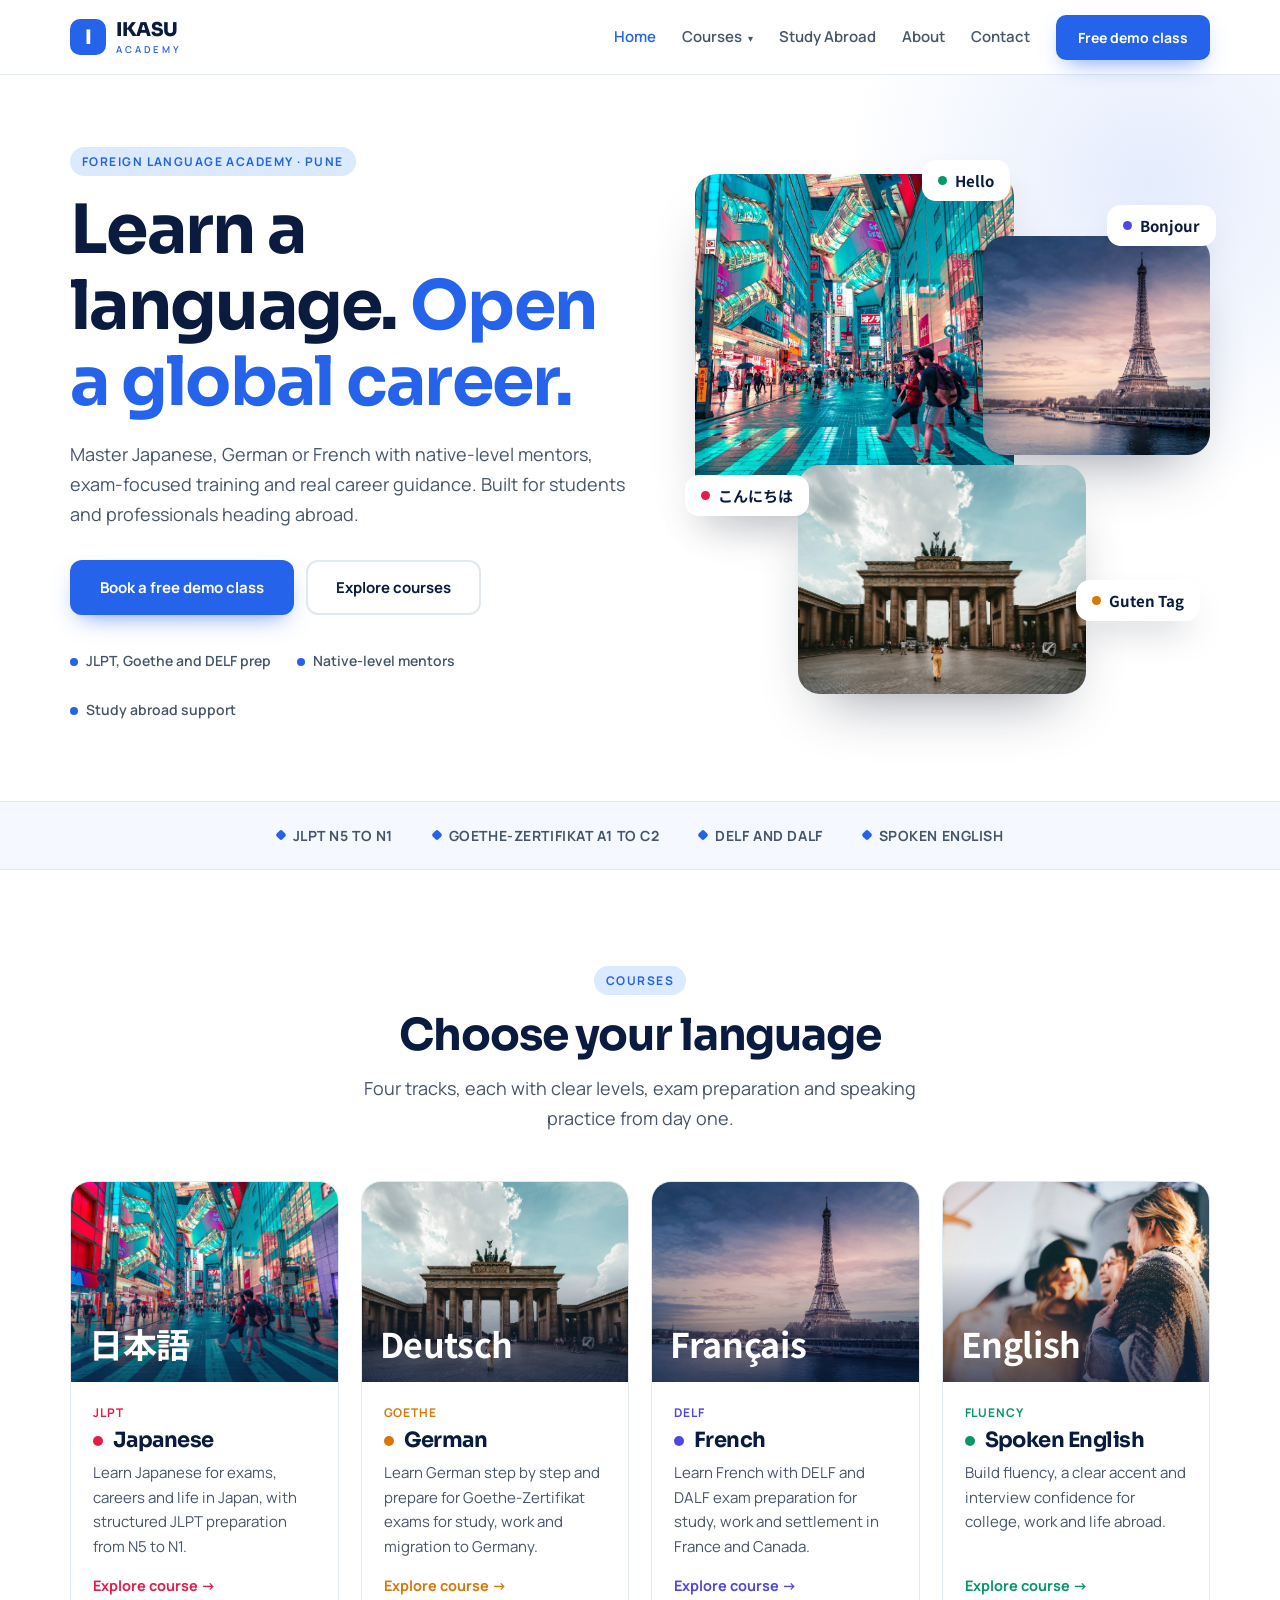
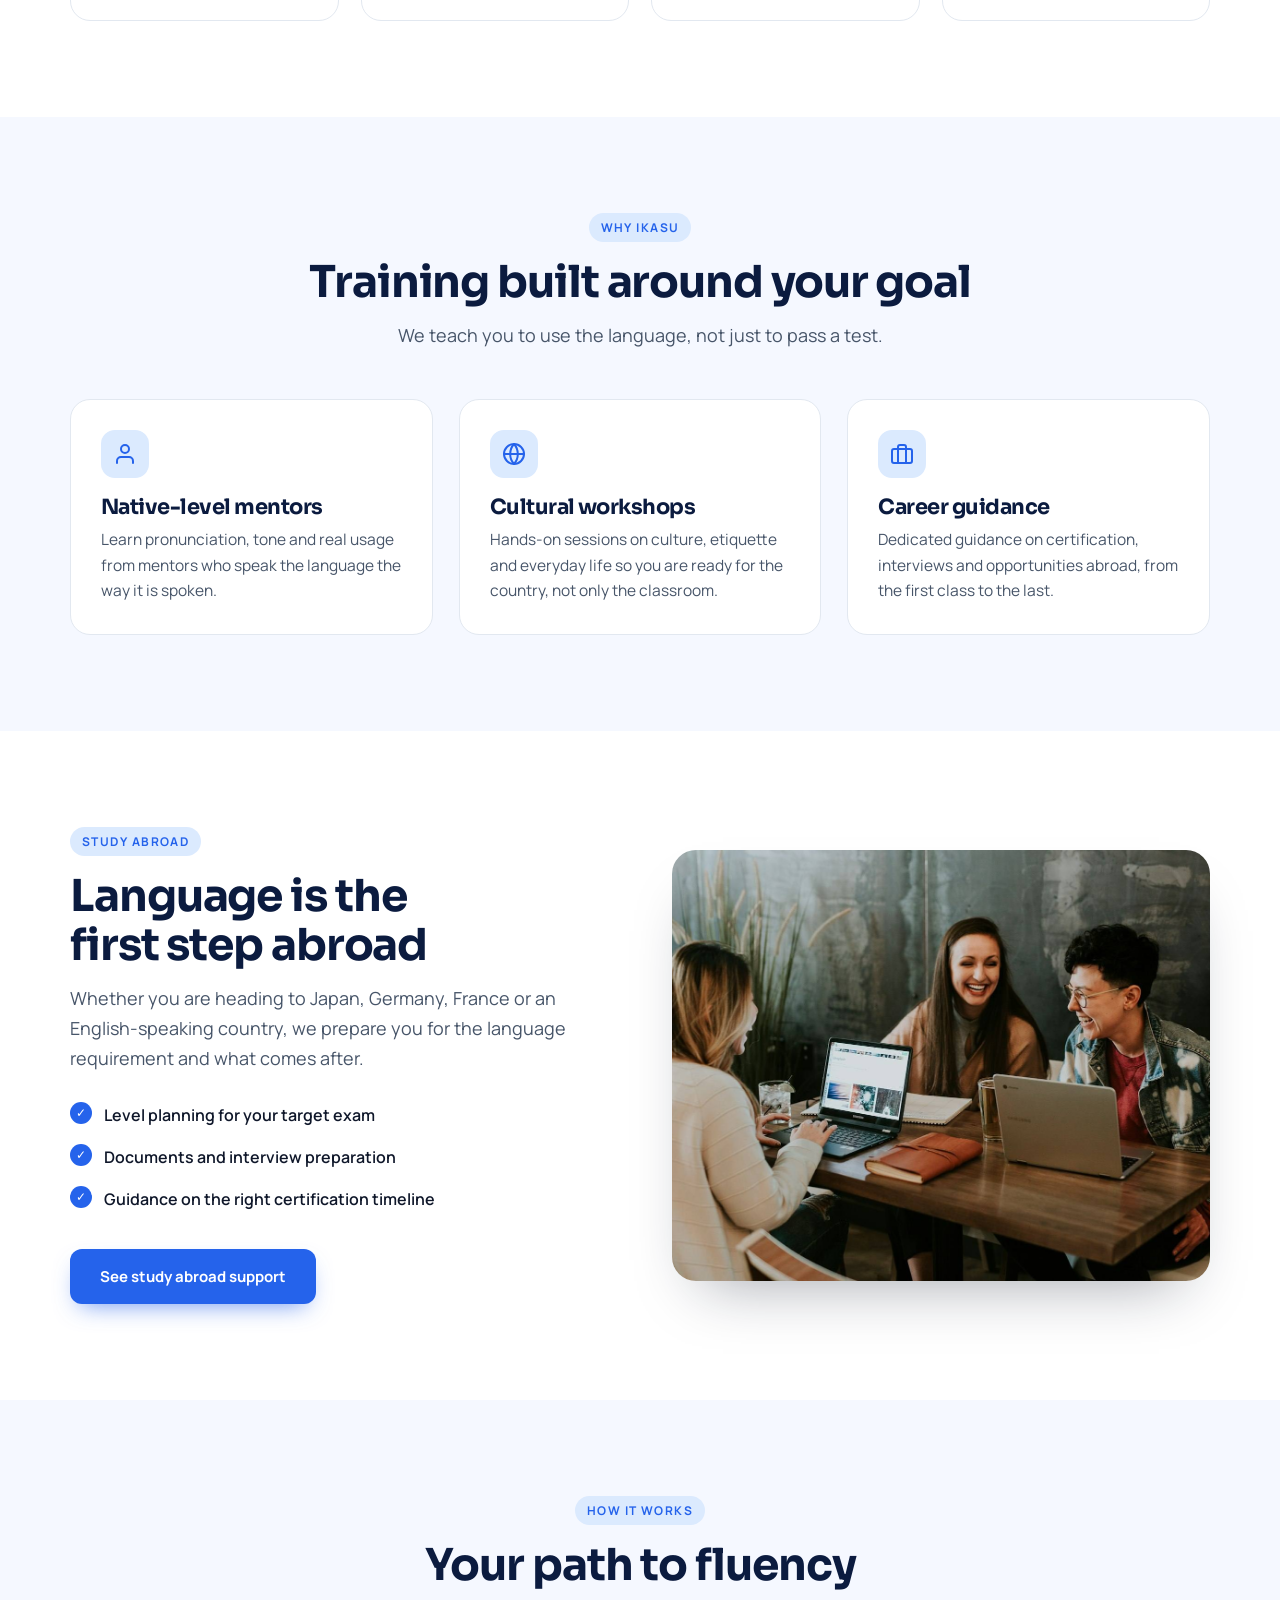
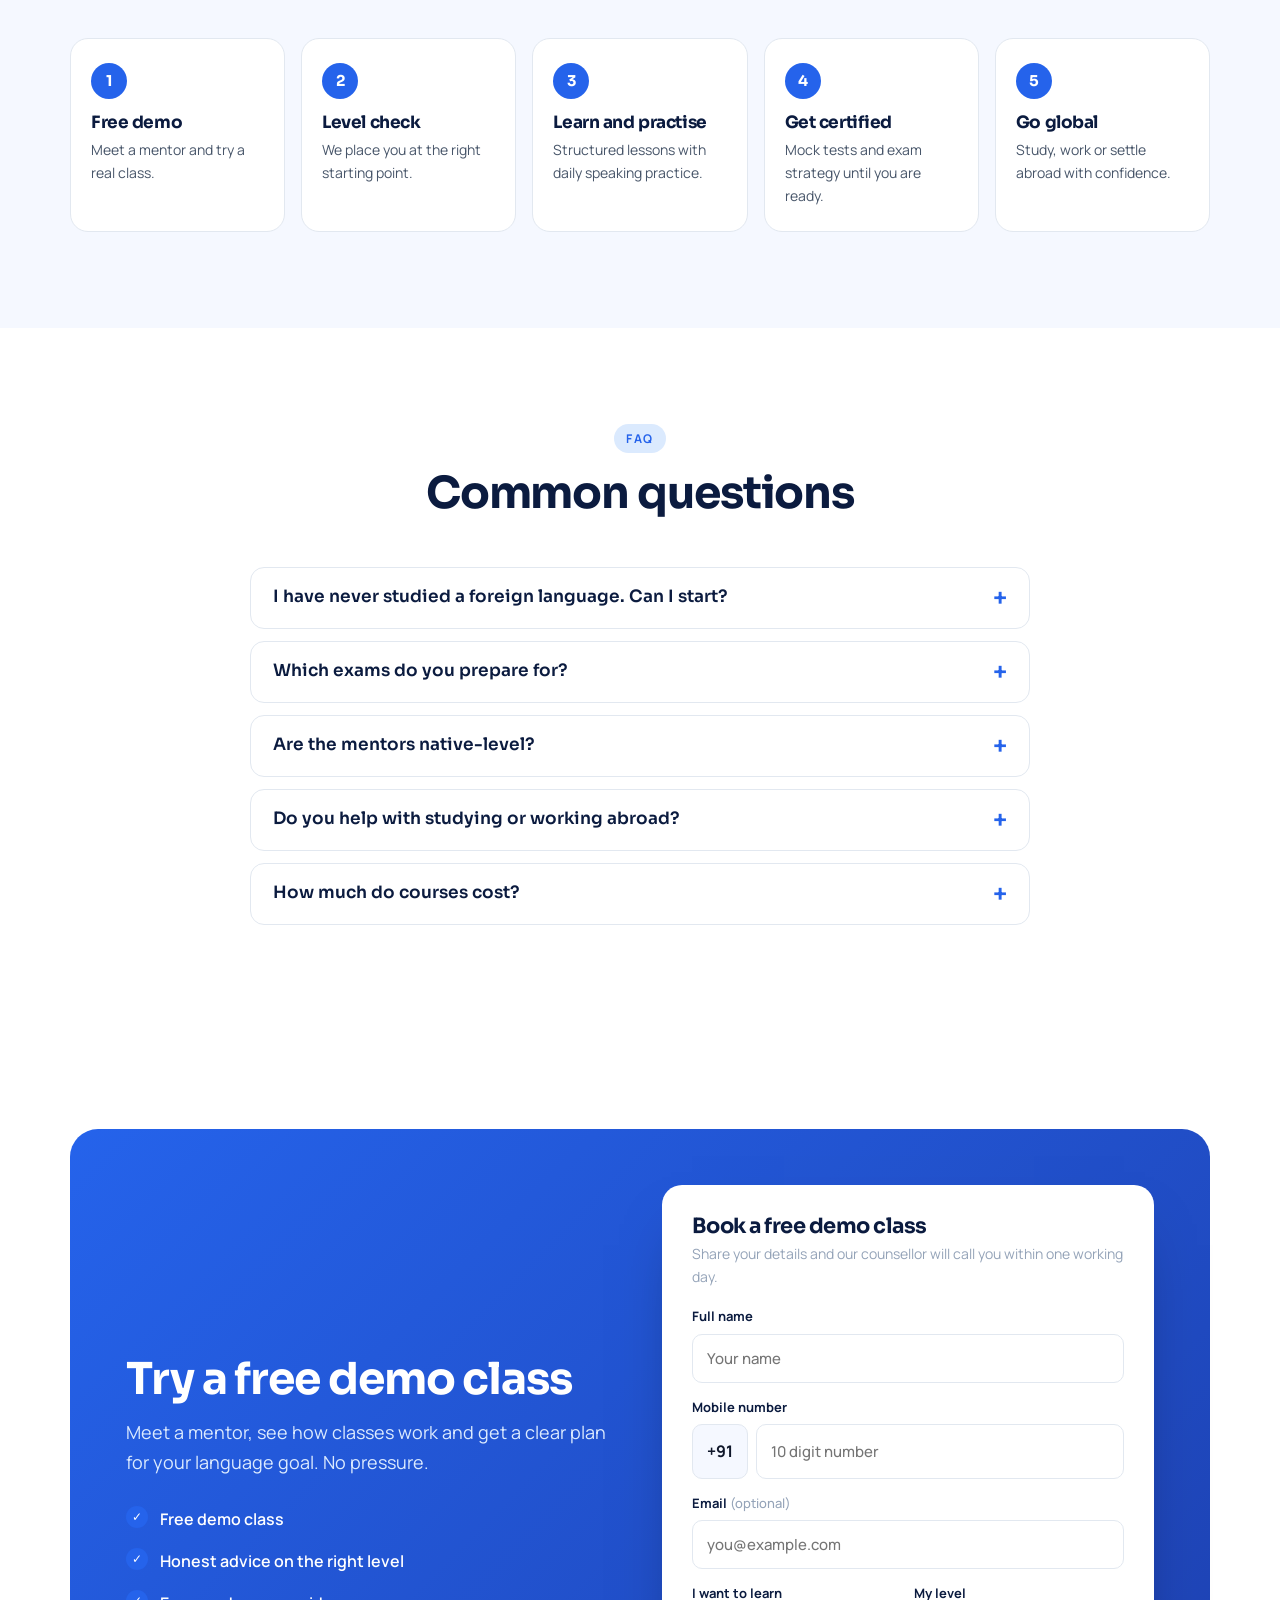
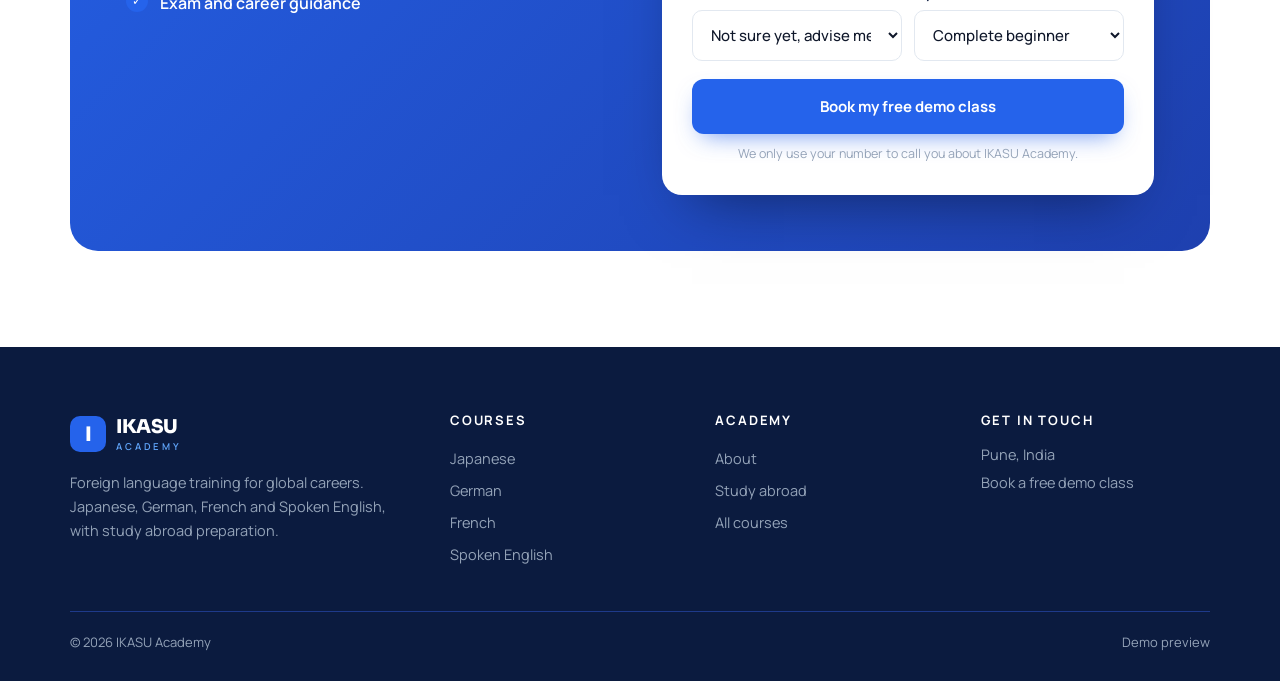
<file: index.html>
<!doctype html><html lang="en"><head><meta charset="utf-8"><meta name="viewport" content="width=device-width,initial-scale=1"><meta name="robots" content="noindex"><title>IKASU Academy | Foreign Language Training in India</title><meta name="description" content="Learn Japanese, German, French and Spoken English with native-level mentors, exam preparation and study abroad support."><link rel="icon" type="image/png" sizes="64x64" href="assets/fav-64.png"><link rel="icon" href="favicon.ico"><link rel="apple-touch-icon" href="assets/fav-180.png"><meta name="theme-color" content="#2563EB"><link rel="preconnect" href="https://fonts.googleapis.com"><link rel="preconnect" href="https://fonts.gstatic.com" crossorigin><link href="https://fonts.googleapis.com/css2?family=Manrope:wght@400;500;600;700;800&family=Noto+Sans+JP:wght@500;700;800&family=Sora:wght@600;700;800&display=swap" rel="stylesheet"><link rel="stylesheet" href="style.css?v=1"></head><body><header class="site"><div class="wrap nav"><a href="index.html" class="brand" aria-label="IKASU Academy home"><i>I</i><span>IKASU<small>ACADEMY</small></span></a>
<button class="burger" id="burger" aria-label="Open menu" aria-expanded="false"><span></span><span></span><span></span></button>
<nav class="menu" id="menu"><a href="index.html" class="on">Home</a><div class="dd"><a href="courses.html" class="">Courses <em>▾</em></a><div class="ddm"><a href="japanese.html"><b>日</b>Japanese</a><a href="german.html"><b>D</b>German</a><a href="french.html"><b>F</b>French</a><a href="spoken-english.html"><b>E</b>Spoken English</a><a href="study-abroad.html"><b>✈</b>Study abroad</a></div></div><a href="study-abroad.html" class="">Study Abroad</a><a href="about.html" class="">About</a><a href="contact.html" class="">Contact</a><a href="contact.html" class="btn btn-blue btn-s">Free demo class</a></nav></div></header><main><section class="hero"><div class="wrap hero-grid"><div>
<span class="tag">Foreign language academy · Pune</span>
<h1>Learn a language. <span class="hl">Open a global career.</span></h1>
<p class="lead">Master Japanese, German or French with native-level mentors, exam-focused training and real career guidance. Built for students and professionals heading abroad.</p>
<div class="cta-row"><a href="contact.html" class="btn btn-blue">Book a free demo class</a><a href="courses.html" class="btn btn-line">Explore courses</a></div>
<div class="proof"><span>JLPT, Goethe and DELF prep</span><span>Native-level mentors</span><span>Study abroad support</span></div></div>
<div class="collage"><img class="c1" src="assets/tokyo.jpg" alt="Tokyo street"><img class="c2" src="assets/paris.jpg" alt="Paris"><img class="c3" src="assets/berlin.jpg" alt="Berlin">
<span class="chip k1"><i style="background:#E11D48"></i>こんにちは</span><span class="chip k2"><i style="background:#4F46E5"></i>Bonjour</span><span class="chip k3"><i style="background:#D97706"></i>Guten Tag</span><span class="chip k4"><i style="background:#059669"></i>Hello</span></div></div></section>
<div class="exams"><div class="wrap"><span>JLPT N5 to N1</span><span>Goethe-Zertifikat A1 to C2</span><span>DELF and DALF</span><span>Spoken English</span></div></div>
<section class="sec" id="courses"><div class="wrap"><div class="shead center"><span class="tag">Courses</span><h2>Choose your language</h2><p class="lead">Four tracks, each with clear levels, exam preparation and speaking practice from day one.</p></div><div class="grid g4"><a class="ccard" href="japanese.html" style="--cc:#E11D48"><div class="cimg"><img src="assets/tokyo.jpg" alt="Japanese class" loading="lazy"><span class="cword">日本語</span></div><div class="cbody"><span class="lvl">JLPT</span><h3>Japanese</h3><p>Learn Japanese for exams, careers and life in Japan, with structured JLPT preparation from N5 to N1.</p><span class="go">Explore course <i>→</i></span></div></a><a class="ccard" href="german.html" style="--cc:#D97706"><div class="cimg"><img src="assets/berlin.jpg" alt="German class" loading="lazy"><span class="cword">Deutsch</span></div><div class="cbody"><span class="lvl">Goethe</span><h3>German</h3><p>Learn German step by step and prepare for Goethe-Zertifikat exams for study, work and migration to Germany.</p><span class="go">Explore course <i>→</i></span></div></a><a class="ccard" href="french.html" style="--cc:#4F46E5"><div class="cimg"><img src="assets/paris.jpg" alt="French class" loading="lazy"><span class="cword">Français</span></div><div class="cbody"><span class="lvl">DELF</span><h3>French</h3><p>Learn French with DELF and DALF exam preparation for study, work and settlement in France and Canada.</p><span class="go">Explore course <i>→</i></span></div></a><a class="ccard" href="spoken-english.html" style="--cc:#059669"><div class="cimg"><img src="assets/speak.jpg" alt="Spoken English class" loading="lazy"><span class="cword">English</span></div><div class="cbody"><span class="lvl">Fluency</span><h3>Spoken English</h3><p>Build fluency, a clear accent and interview confidence for college, work and life abroad.</p><span class="go">Explore course <i>→</i></span></div></a></div></div></section>
<section class="sec soft"><div class="wrap"><div class="shead center"><span class="tag">Why IKASU</span><h2>Training built around your goal</h2><p class="lead">We teach you to use the language, not just to pass a test.</p></div>
<div class="why"><div class="wcard"><div class="ico"><svg viewBox="0 0 24 24"><path d="M20 21v-2a4 4 0 0 0-4-4H8a4 4 0 0 0-4 4v2"/><circle cx="12" cy="7" r="4"/></svg></div><h3>Native-level mentors</h3><p>Learn pronunciation, tone and real usage from mentors who speak the language the way it is spoken.</p></div>
<div class="wcard"><div class="ico"><svg viewBox="0 0 24 24"><circle cx="12" cy="12" r="10"/><path d="M2 12h20M12 2a15 15 0 0 1 0 20M12 2a15 15 0 0 0 0 20"/></svg></div><h3>Cultural workshops</h3><p>Hands-on sessions on culture, etiquette and everyday life so you are ready for the country, not only the classroom.</p></div>
<div class="wcard"><div class="ico"><svg viewBox="0 0 24 24"><rect x="2" y="7" width="20" height="14" rx="2"/><path d="M16 21V5a2 2 0 0 0-2-2h-4a2 2 0 0 0-2 2v16"/></svg></div><h3>Career guidance</h3><p>Dedicated guidance on certification, interviews and opportunities abroad, from the first class to the last.</p></div></div></div></section>
<section class="sec"><div class="wrap split"><div><span class="tag">Study abroad</span><h2>Language is the first step abroad</h2><p class="lead">Whether you are heading to Japan, Germany, France or an English-speaking country, we prepare you for the language requirement and what comes after.</p>
<ul class="ticks"><li>Level planning for your target exam</li><li>Documents and interview preparation</li><li>Guidance on the right certification timeline</li></ul><a class="btn btn-blue" href="study-abroad.html">See study abroad support</a></div><div class="pic"><img src="assets/laptops.jpg" alt="Students preparing together" loading="lazy"></div></div></section>
<section class="sec soft"><div class="wrap"><div class="shead center"><span class="tag">How it works</span><h2>Your path to fluency</h2></div>
<div class="path"><div class="pstep"><h4>Free demo</h4><p>Meet a mentor and try a real class.</p></div><div class="pstep"><h4>Level check</h4><p>We place you at the right starting point.</p></div><div class="pstep"><h4>Learn and practise</h4><p>Structured lessons with daily speaking practice.</p></div><div class="pstep"><h4>Get certified</h4><p>Mock tests and exam strategy until you are ready.</p></div><div class="pstep"><h4>Go global</h4><p>Study, work or settle abroad with confidence.</p></div></div></div></section>
<section class="sec"><div class="wrap narrow"><div class="shead center"><span class="tag">FAQ</span><h2>Common questions</h2></div><details><summary>I have never studied a foreign language. Can I start?</summary><p>Yes. Every language has a complete beginner path. A short level check in your demo class places you correctly.</p></details><details><summary>Which exams do you prepare for?</summary><p>JLPT for Japanese, Goethe-Zertifikat for German and DELF and DALF for French, with mock tests and exam strategy.</p></details><details><summary>Are the mentors native-level?</summary><p>Our classes are led by native-level mentors who teach pronunciation, culture and real usage, not just textbook grammar.</p></details><details><summary>Do you help with studying or working abroad?</summary><p>Yes. Beyond the language, we guide you on certification planning, documents and interview preparation for your destination.</p></details><details><summary>How much do courses cost?</summary><p>Fees depend on the language, level and batch. Book a free demo class and we will share the details with you.</p></details></div></section>
<section class="sec"><div class="wrap"><div class="band"><div><h2>Try a free demo class</h2><p class="lead">Meet a mentor, see how classes work and get a clear plan for your language goal. No pressure.</p><ul class="ticks" style="margin-bottom:0"><li style="color:#fff">Free demo class</li><li style="color:#fff">Honest advice on the right level</li><li style="color:#fff">Exam and career guidance</li></ul></div><form class="form" data-form novalidate><h3>Book a free demo class</h3><p class="fsub">Share your details and our counsellor will call you within one working day.</p>
<div class="f"><label>Full name</label><input name="name" autocomplete="name" placeholder="Your name"><span class="err">Please enter your name.</span></div>
<div class="f"><label>Mobile number</label><div class="phone"><span>+91</span><input name="phone" type="tel" inputmode="numeric" maxlength="10" autocomplete="tel-national" placeholder="10 digit number" aria-label="Mobile number"></div><span class="err">Enter a valid 10 digit Indian mobile number.</span></div>
<div class="f"><label>Email <i>(optional)</i></label><input name="email" type="email" autocomplete="email" placeholder="you@example.com" aria-label="Email"><span class="err">That email does not look right.</span></div>
<div class="row2"><div class="f"><label>I want to learn</label><select name="course" aria-label="Course"><option value="">Not sure yet, advise me</option><option>Japanese</option><option>German</option><option>French</option><option>Spoken English</option><option>Study abroad preparation</option></select></div>
<div class="f"><label>My level</label><select name="level" aria-label="Level"><option>Complete beginner</option><option>Some basics</option><option>Preparing for an exam</option><option>Not sure</option></select></div></div>
<button class="btn btn-blue" type="submit">Book my free demo class</button><p class="fine">We only use your number to call you about IKASU Academy.</p>
<div class="ok" hidden><div class="tick">✓</div><h3>Thank you, <span class="nm"></span>.</h3><p>We will call you within one working day to schedule your free demo class.</p><a class="btn btn-blue wal" target="_blank" rel="noopener" href="#">Message us on WhatsApp</a></div></form></div></div></section></main><footer class="site"><div class="wrap"><div class="fgrid"><div><a href="index.html" class="brand"><i>I</i><span>IKASU<small>ACADEMY</small></span></a><p>Foreign language training for global careers. Japanese, German, French and Spoken English, with study abroad preparation.</p></div>
<div><h5>Courses</h5><a href="japanese.html">Japanese</a><a href="german.html">German</a><a href="french.html">French</a><a href="spoken-english.html">Spoken English</a></div>
<div><h5>Academy</h5><a href="about.html">About</a><a href="study-abroad.html">Study abroad</a><a href="courses.html">All courses</a></div>
<div><h5>Get in touch</h5><p>Pune, India</p><a href="contact.html">Book a free demo class</a></div></div>
<div class="copy"><span>© 2026 IKASU Academy</span><span>Demo preview</span></div></div></footer><script src="script.js"></script></body></html>
</file>
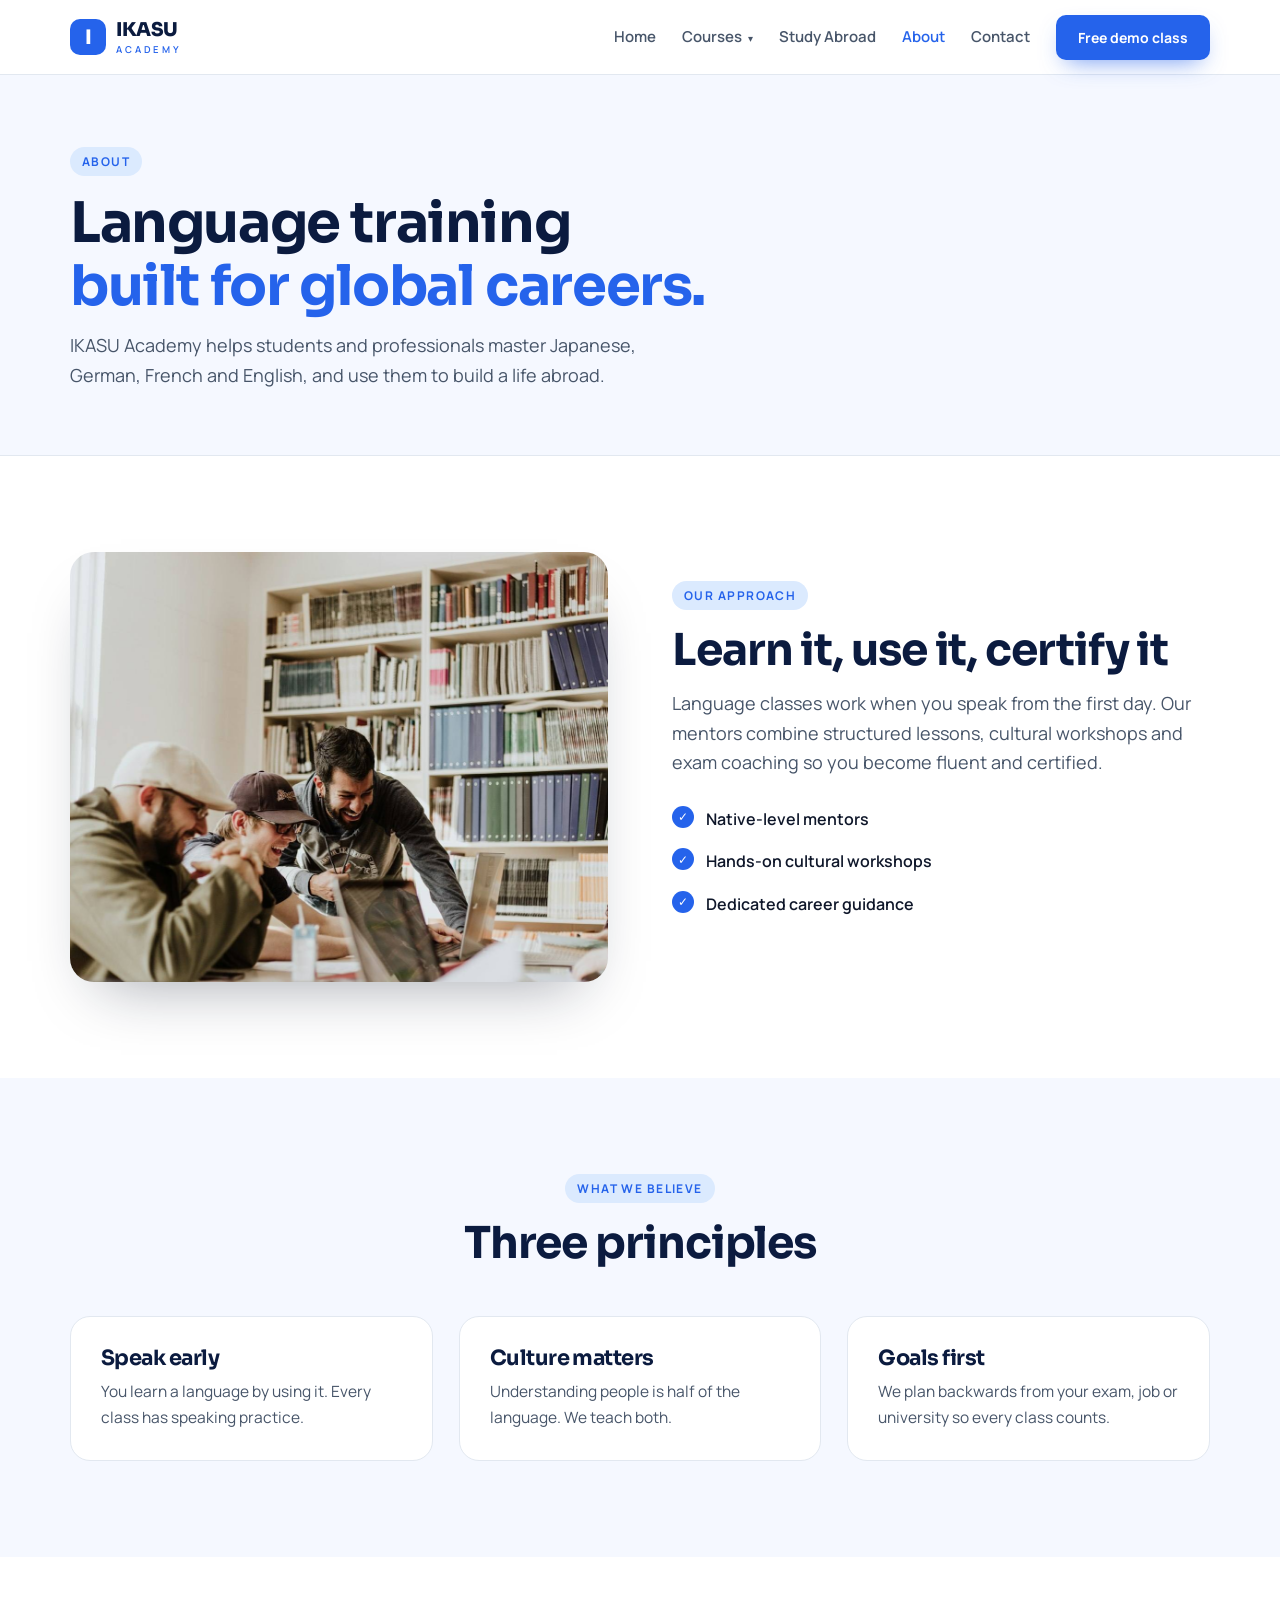
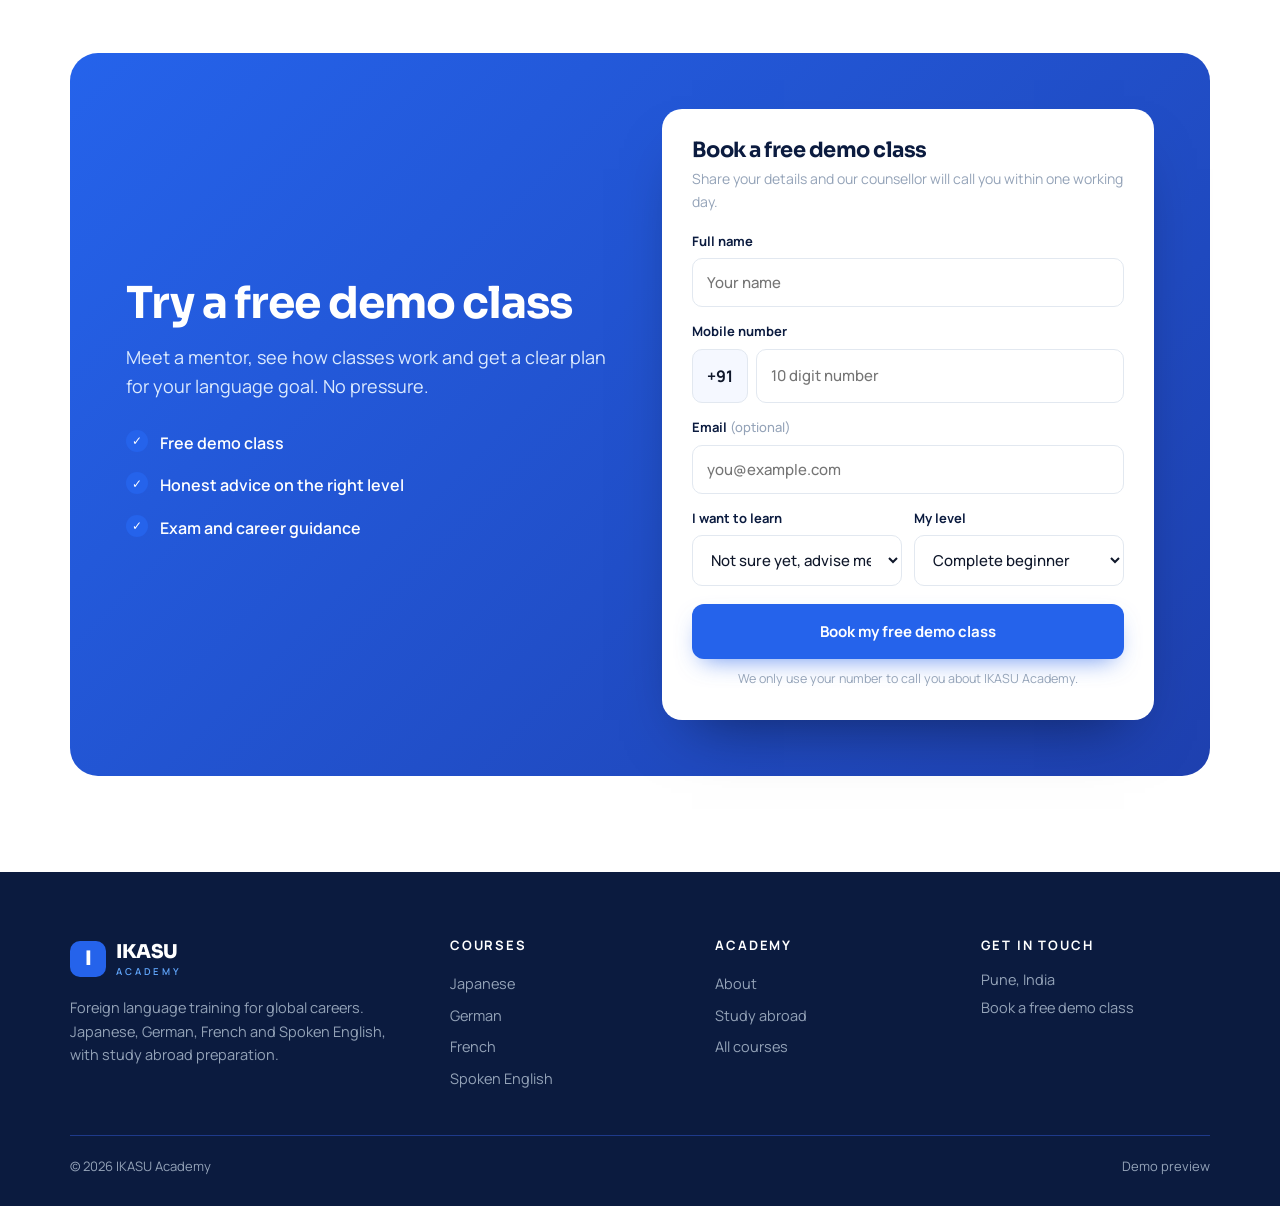
<file: about.html>
<!doctype html><html lang="en"><head><meta charset="utf-8"><meta name="viewport" content="width=device-width,initial-scale=1"><meta name="robots" content="noindex"><title>About | IKASU Academy</title><meta name="description" content="IKASU Academy is a foreign language training institute focused on global careers."><link rel="icon" type="image/png" sizes="64x64" href="assets/fav-64.png"><link rel="icon" href="favicon.ico"><link rel="apple-touch-icon" href="assets/fav-180.png"><meta name="theme-color" content="#2563EB"><link rel="preconnect" href="https://fonts.googleapis.com"><link rel="preconnect" href="https://fonts.gstatic.com" crossorigin><link href="https://fonts.googleapis.com/css2?family=Manrope:wght@400;500;600;700;800&family=Noto+Sans+JP:wght@500;700;800&family=Sora:wght@600;700;800&display=swap" rel="stylesheet"><link rel="stylesheet" href="style.css?v=1"></head><body><header class="site"><div class="wrap nav"><a href="index.html" class="brand" aria-label="IKASU Academy home"><i>I</i><span>IKASU<small>ACADEMY</small></span></a>
<button class="burger" id="burger" aria-label="Open menu" aria-expanded="false"><span></span><span></span><span></span></button>
<nav class="menu" id="menu"><a href="index.html" class="">Home</a><div class="dd"><a href="courses.html" class="">Courses <em>▾</em></a><div class="ddm"><a href="japanese.html"><b>日</b>Japanese</a><a href="german.html"><b>D</b>German</a><a href="french.html"><b>F</b>French</a><a href="spoken-english.html"><b>E</b>Spoken English</a><a href="study-abroad.html"><b>✈</b>Study abroad</a></div></div><a href="study-abroad.html" class="">Study Abroad</a><a href="about.html" class="on">About</a><a href="contact.html" class="">Contact</a><a href="contact.html" class="btn btn-blue btn-s">Free demo class</a></nav></div></header><main><section class="phead"><div class="wrap"><span class="tag">About</span><h1>Language training <span class="hl">built for global careers.</span></h1><p class="lead">IKASU Academy helps students and professionals master Japanese, German, French and English, and use them to build a life abroad.</p></div></section>
<section class="sec"><div class="wrap split"><div class="pic"><img src="assets/team.jpg" alt="Learners studying together" loading="lazy"></div><div><span class="tag">Our approach</span><h2>Learn it, use it, certify it</h2><p class="lead" style="margin-bottom:14px">Language classes work when you speak from the first day. Our mentors combine structured lessons, cultural workshops and exam coaching so you become fluent and certified.</p><ul class="ticks"><li>Native-level mentors</li><li>Hands-on cultural workshops</li><li>Dedicated career guidance</li></ul></div></div></section>
<section class="sec soft"><div class="wrap"><div class="shead center"><span class="tag">What we believe</span><h2>Three principles</h2></div><div class="why"><div class="wcard"><h3>Speak early</h3><p>You learn a language by using it. Every class has speaking practice.</p></div><div class="wcard"><h3>Culture matters</h3><p>Understanding people is half of the language. We teach both.</p></div><div class="wcard"><h3>Goals first</h3><p>We plan backwards from your exam, job or university so every class counts.</p></div></div></div></section><section class="sec"><div class="wrap"><div class="band"><div><h2>Try a free demo class</h2><p class="lead">Meet a mentor, see how classes work and get a clear plan for your language goal. No pressure.</p><ul class="ticks" style="margin-bottom:0"><li style="color:#fff">Free demo class</li><li style="color:#fff">Honest advice on the right level</li><li style="color:#fff">Exam and career guidance</li></ul></div><form class="form" data-form novalidate><h3>Book a free demo class</h3><p class="fsub">Share your details and our counsellor will call you within one working day.</p>
<div class="f"><label>Full name</label><input name="name" autocomplete="name" placeholder="Your name"><span class="err">Please enter your name.</span></div>
<div class="f"><label>Mobile number</label><div class="phone"><span>+91</span><input name="phone" type="tel" inputmode="numeric" maxlength="10" autocomplete="tel-national" placeholder="10 digit number" aria-label="Mobile number"></div><span class="err">Enter a valid 10 digit Indian mobile number.</span></div>
<div class="f"><label>Email <i>(optional)</i></label><input name="email" type="email" autocomplete="email" placeholder="you@example.com" aria-label="Email"><span class="err">That email does not look right.</span></div>
<div class="row2"><div class="f"><label>I want to learn</label><select name="course" aria-label="Course"><option value="">Not sure yet, advise me</option><option>Japanese</option><option>German</option><option>French</option><option>Spoken English</option><option>Study abroad preparation</option></select></div>
<div class="f"><label>My level</label><select name="level" aria-label="Level"><option>Complete beginner</option><option>Some basics</option><option>Preparing for an exam</option><option>Not sure</option></select></div></div>
<button class="btn btn-blue" type="submit">Book my free demo class</button><p class="fine">We only use your number to call you about IKASU Academy.</p>
<div class="ok" hidden><div class="tick">✓</div><h3>Thank you, <span class="nm"></span>.</h3><p>We will call you within one working day to schedule your free demo class.</p><a class="btn btn-blue wal" target="_blank" rel="noopener" href="#">Message us on WhatsApp</a></div></form></div></div></section></main><footer class="site"><div class="wrap"><div class="fgrid"><div><a href="index.html" class="brand"><i>I</i><span>IKASU<small>ACADEMY</small></span></a><p>Foreign language training for global careers. Japanese, German, French and Spoken English, with study abroad preparation.</p></div>
<div><h5>Courses</h5><a href="japanese.html">Japanese</a><a href="german.html">German</a><a href="french.html">French</a><a href="spoken-english.html">Spoken English</a></div>
<div><h5>Academy</h5><a href="about.html">About</a><a href="study-abroad.html">Study abroad</a><a href="courses.html">All courses</a></div>
<div><h5>Get in touch</h5><p>Pune, India</p><a href="contact.html">Book a free demo class</a></div></div>
<div class="copy"><span>© 2026 IKASU Academy</span><span>Demo preview</span></div></div></footer><script src="script.js"></script></body></html>
</file>
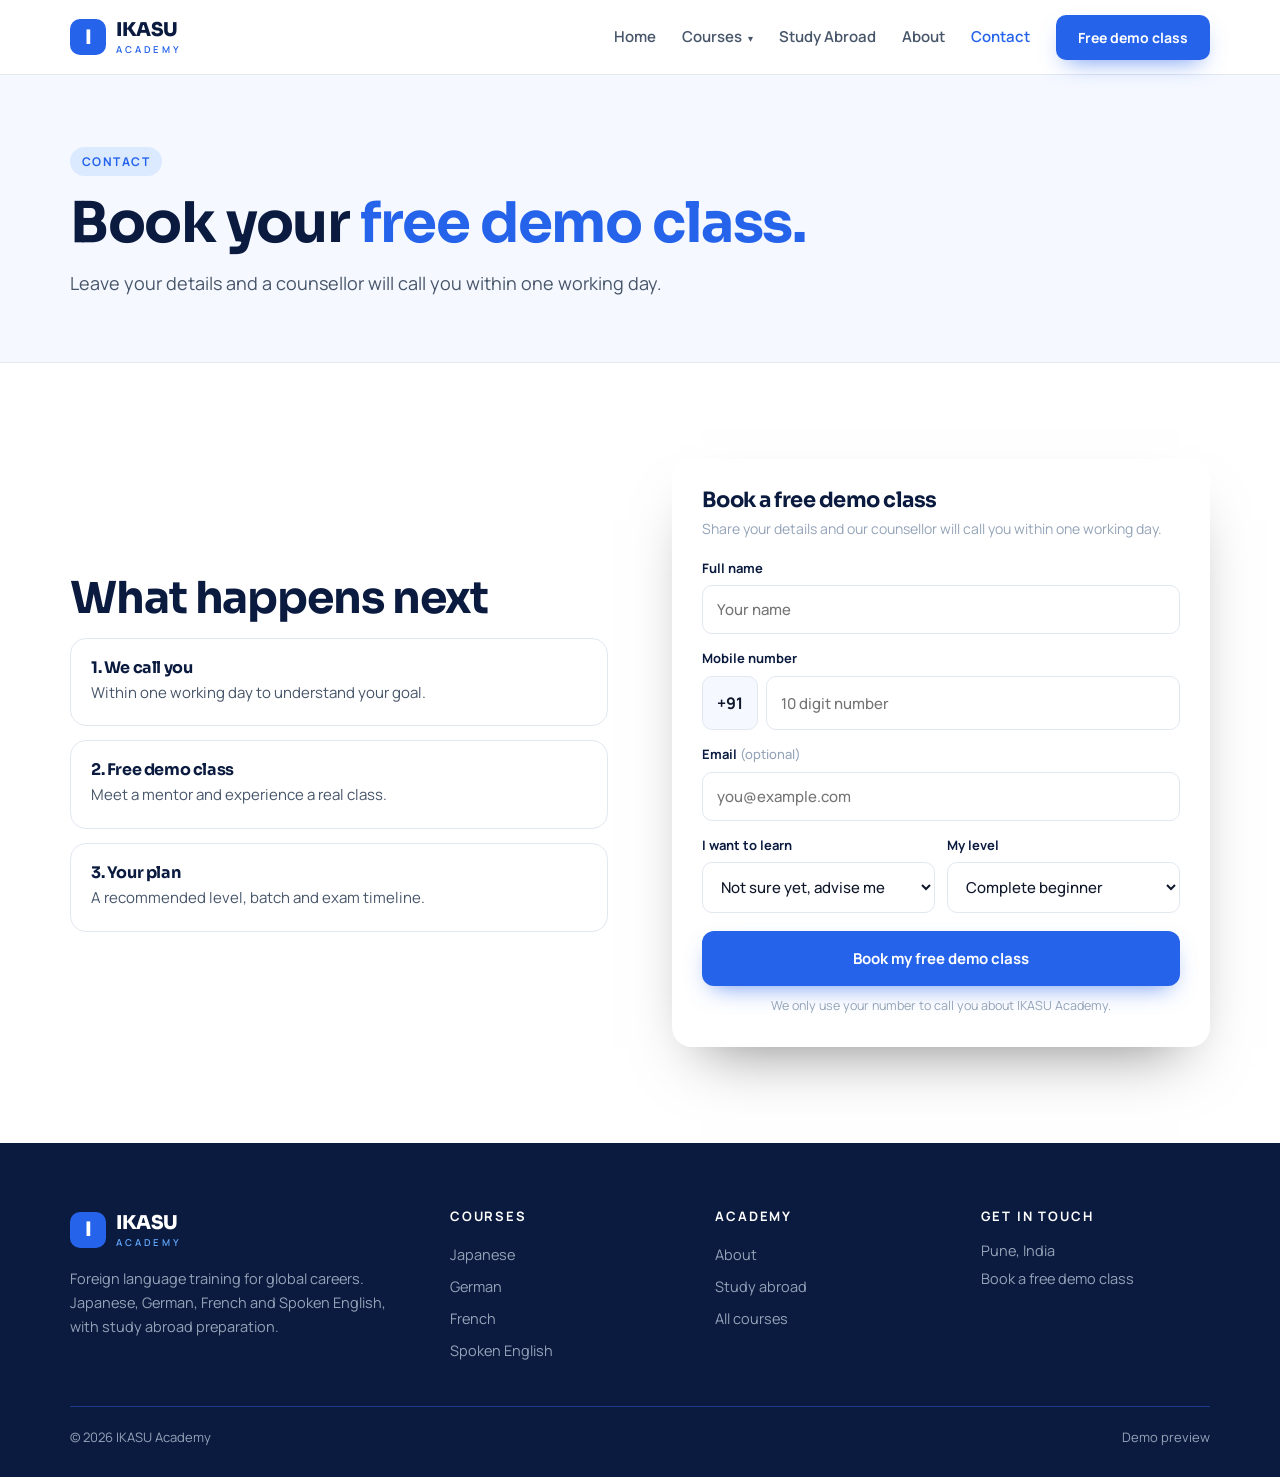
<file: contact.html>
<!doctype html><html lang="en"><head><meta charset="utf-8"><meta name="viewport" content="width=device-width,initial-scale=1"><meta name="robots" content="noindex"><title>Contact | IKASU Academy</title><meta name="description" content="Book a free demo class at IKASU Academy."><link rel="icon" type="image/png" sizes="64x64" href="assets/fav-64.png"><link rel="icon" href="favicon.ico"><link rel="apple-touch-icon" href="assets/fav-180.png"><meta name="theme-color" content="#2563EB"><link rel="preconnect" href="https://fonts.googleapis.com"><link rel="preconnect" href="https://fonts.gstatic.com" crossorigin><link href="https://fonts.googleapis.com/css2?family=Manrope:wght@400;500;600;700;800&family=Noto+Sans+JP:wght@500;700;800&family=Sora:wght@600;700;800&display=swap" rel="stylesheet"><link rel="stylesheet" href="style.css?v=1"></head><body><header class="site"><div class="wrap nav"><a href="index.html" class="brand" aria-label="IKASU Academy home"><i>I</i><span>IKASU<small>ACADEMY</small></span></a>
<button class="burger" id="burger" aria-label="Open menu" aria-expanded="false"><span></span><span></span><span></span></button>
<nav class="menu" id="menu"><a href="index.html" class="">Home</a><div class="dd"><a href="courses.html" class="">Courses <em>▾</em></a><div class="ddm"><a href="japanese.html"><b>日</b>Japanese</a><a href="german.html"><b>D</b>German</a><a href="french.html"><b>F</b>French</a><a href="spoken-english.html"><b>E</b>Spoken English</a><a href="study-abroad.html"><b>✈</b>Study abroad</a></div></div><a href="study-abroad.html" class="">Study Abroad</a><a href="about.html" class="">About</a><a href="contact.html" class="on">Contact</a><a href="contact.html" class="btn btn-blue btn-s">Free demo class</a></nav></div></header><main><section class="phead"><div class="wrap"><span class="tag">Contact</span><h1>Book your <span class="hl">free demo class.</span></h1><p class="lead">Leave your details and a counsellor will call you within one working day.</p></div></section>
<section class="sec"><div class="wrap split"><div><h2>What happens next</h2><div class="info"><div><h4>1. We call you</h4><p>Within one working day to understand your goal.</p></div><div><h4>2. Free demo class</h4><p>Meet a mentor and experience a real class.</p></div><div><h4>3. Your plan</h4><p>A recommended level, batch and exam timeline.</p></div></div></div><div><form class="form" data-form novalidate><h3>Book a free demo class</h3><p class="fsub">Share your details and our counsellor will call you within one working day.</p>
<div class="f"><label>Full name</label><input name="name" autocomplete="name" placeholder="Your name"><span class="err">Please enter your name.</span></div>
<div class="f"><label>Mobile number</label><div class="phone"><span>+91</span><input name="phone" type="tel" inputmode="numeric" maxlength="10" autocomplete="tel-national" placeholder="10 digit number" aria-label="Mobile number"></div><span class="err">Enter a valid 10 digit Indian mobile number.</span></div>
<div class="f"><label>Email <i>(optional)</i></label><input name="email" type="email" autocomplete="email" placeholder="you@example.com" aria-label="Email"><span class="err">That email does not look right.</span></div>
<div class="row2"><div class="f"><label>I want to learn</label><select name="course" aria-label="Course"><option value="">Not sure yet, advise me</option><option>Japanese</option><option>German</option><option>French</option><option>Spoken English</option><option>Study abroad preparation</option></select></div>
<div class="f"><label>My level</label><select name="level" aria-label="Level"><option>Complete beginner</option><option>Some basics</option><option>Preparing for an exam</option><option>Not sure</option></select></div></div>
<button class="btn btn-blue" type="submit">Book my free demo class</button><p class="fine">We only use your number to call you about IKASU Academy.</p>
<div class="ok" hidden><div class="tick">✓</div><h3>Thank you, <span class="nm"></span>.</h3><p>We will call you within one working day to schedule your free demo class.</p><a class="btn btn-blue wal" target="_blank" rel="noopener" href="#">Message us on WhatsApp</a></div></form></div></div></section></main><footer class="site"><div class="wrap"><div class="fgrid"><div><a href="index.html" class="brand"><i>I</i><span>IKASU<small>ACADEMY</small></span></a><p>Foreign language training for global careers. Japanese, German, French and Spoken English, with study abroad preparation.</p></div>
<div><h5>Courses</h5><a href="japanese.html">Japanese</a><a href="german.html">German</a><a href="french.html">French</a><a href="spoken-english.html">Spoken English</a></div>
<div><h5>Academy</h5><a href="about.html">About</a><a href="study-abroad.html">Study abroad</a><a href="courses.html">All courses</a></div>
<div><h5>Get in touch</h5><p>Pune, India</p><a href="contact.html">Book a free demo class</a></div></div>
<div class="copy"><span>© 2026 IKASU Academy</span><span>Demo preview</span></div></div></footer><script src="script.js"></script></body></html>
</file>
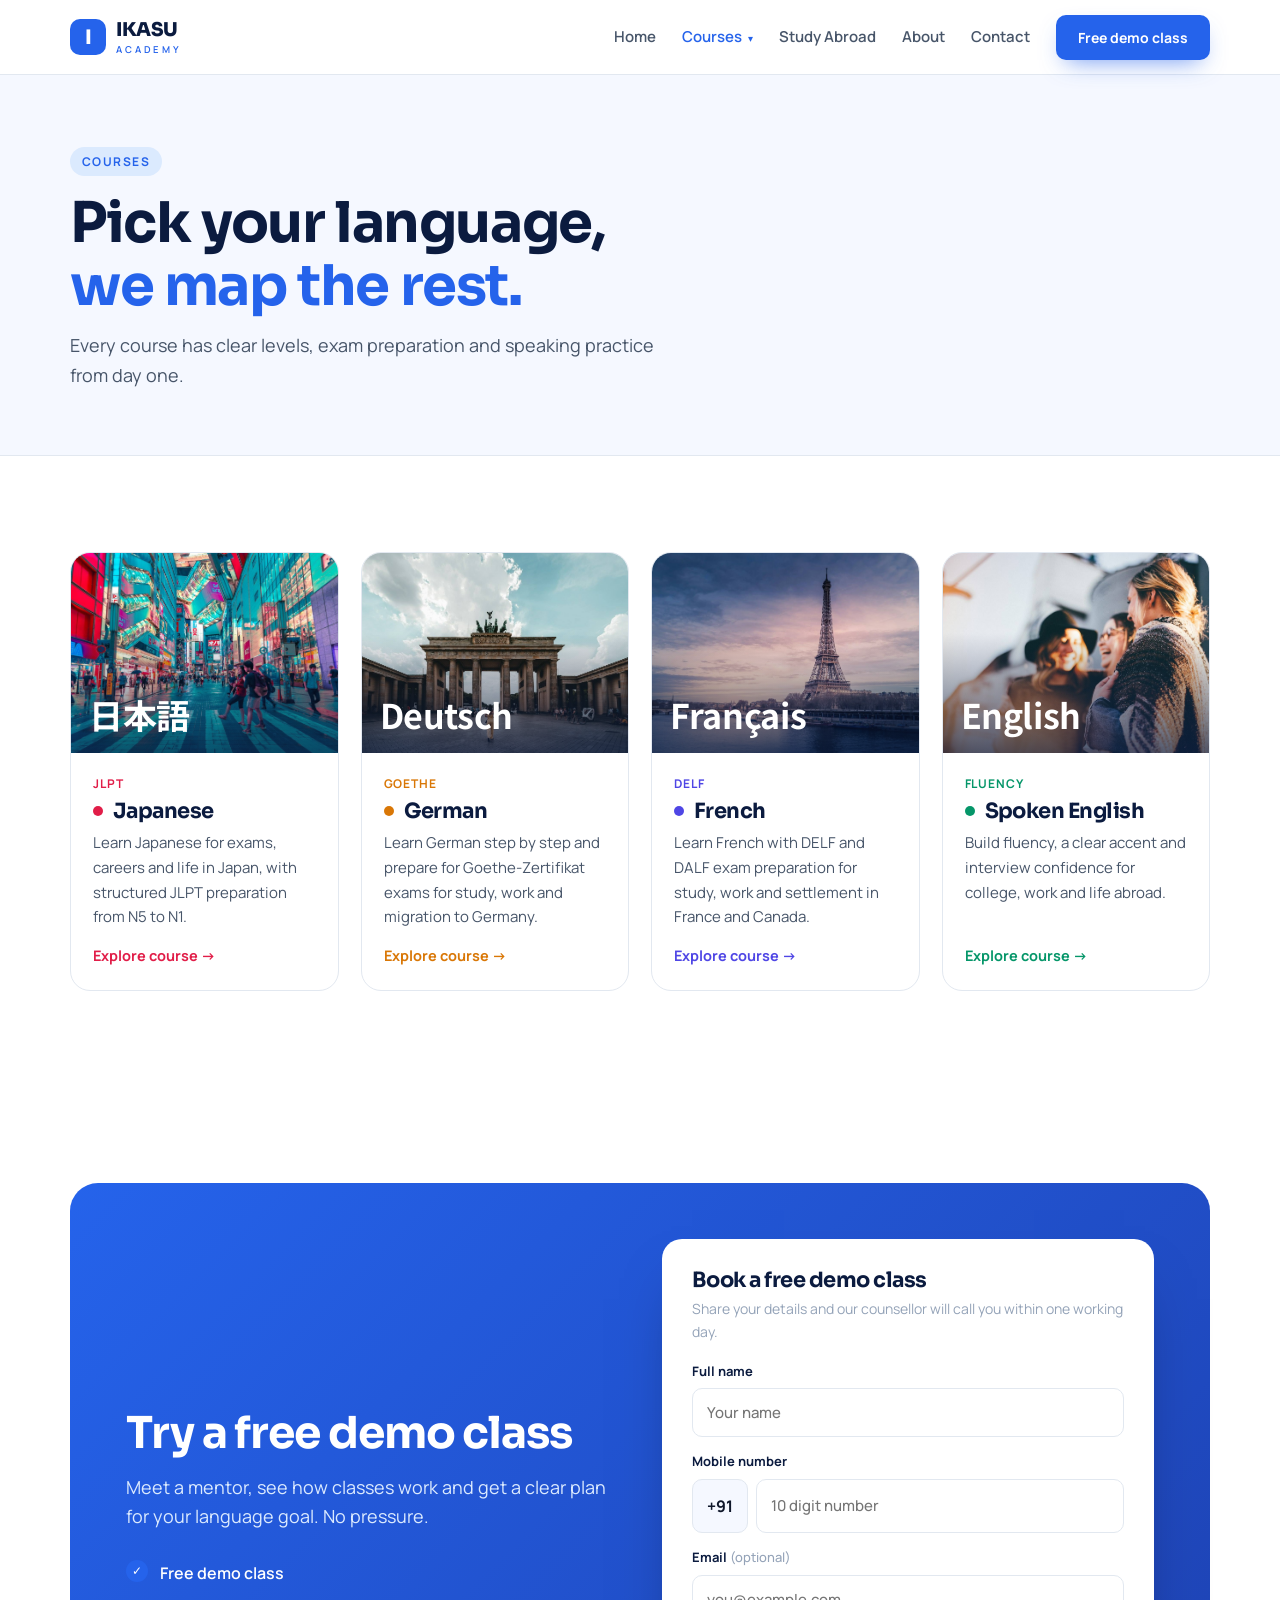
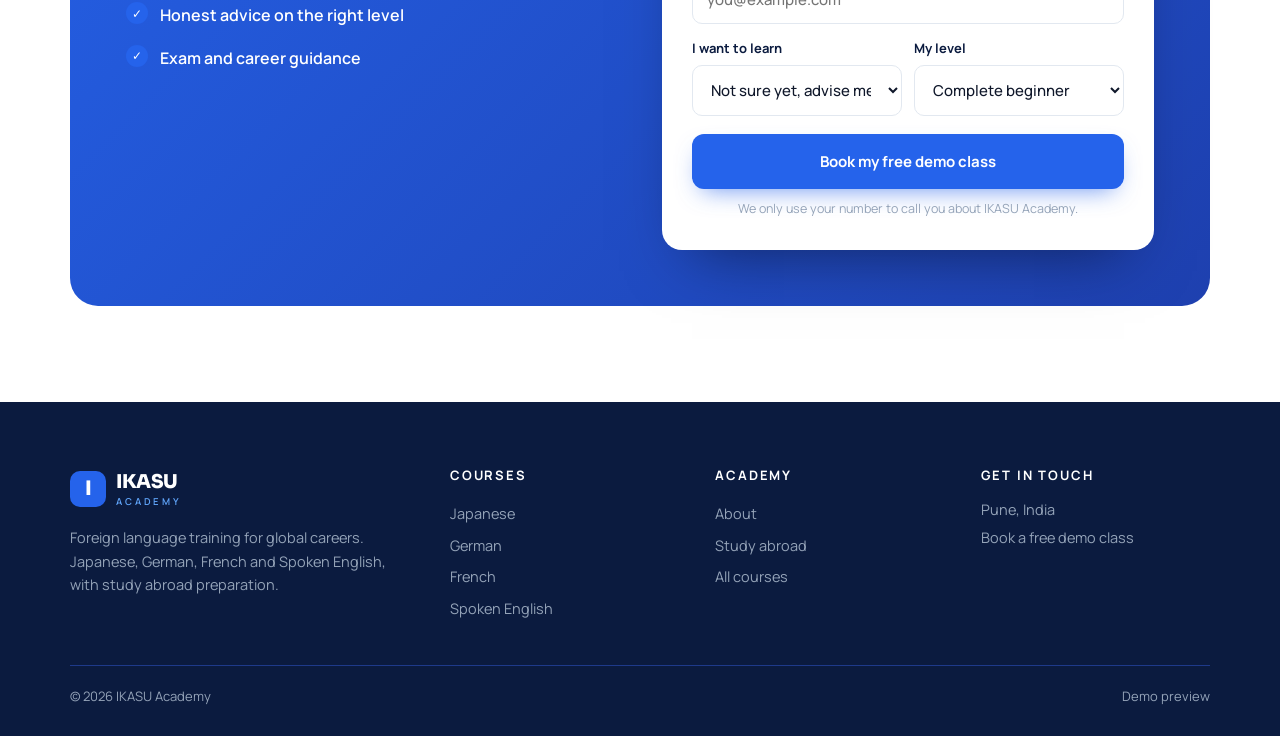
<file: courses.html>
<!doctype html><html lang="en"><head><meta charset="utf-8"><meta name="viewport" content="width=device-width,initial-scale=1"><meta name="robots" content="noindex"><title>Courses | IKASU Academy</title><meta name="description" content="Japanese JLPT, German Goethe, French DELF and Spoken English courses."><link rel="icon" type="image/png" sizes="64x64" href="assets/fav-64.png"><link rel="icon" href="favicon.ico"><link rel="apple-touch-icon" href="assets/fav-180.png"><meta name="theme-color" content="#2563EB"><link rel="preconnect" href="https://fonts.googleapis.com"><link rel="preconnect" href="https://fonts.gstatic.com" crossorigin><link href="https://fonts.googleapis.com/css2?family=Manrope:wght@400;500;600;700;800&family=Noto+Sans+JP:wght@500;700;800&family=Sora:wght@600;700;800&display=swap" rel="stylesheet"><link rel="stylesheet" href="style.css?v=1"></head><body><header class="site"><div class="wrap nav"><a href="index.html" class="brand" aria-label="IKASU Academy home"><i>I</i><span>IKASU<small>ACADEMY</small></span></a>
<button class="burger" id="burger" aria-label="Open menu" aria-expanded="false"><span></span><span></span><span></span></button>
<nav class="menu" id="menu"><a href="index.html" class="">Home</a><div class="dd"><a href="courses.html" class="on">Courses <em>▾</em></a><div class="ddm"><a href="japanese.html"><b>日</b>Japanese</a><a href="german.html"><b>D</b>German</a><a href="french.html"><b>F</b>French</a><a href="spoken-english.html"><b>E</b>Spoken English</a><a href="study-abroad.html"><b>✈</b>Study abroad</a></div></div><a href="study-abroad.html" class="">Study Abroad</a><a href="about.html" class="">About</a><a href="contact.html" class="">Contact</a><a href="contact.html" class="btn btn-blue btn-s">Free demo class</a></nav></div></header><main><section class="phead"><div class="wrap"><span class="tag">Courses</span><h1>Pick your language, <span class="hl">we map the rest.</span></h1><p class="lead">Every course has clear levels, exam preparation and speaking practice from day one.</p></div></section>
<section class="sec"><div class="wrap"><div class="grid g4"><a class="ccard" href="japanese.html" style="--cc:#E11D48"><div class="cimg"><img src="assets/tokyo.jpg" alt="Japanese class" loading="lazy"><span class="cword">日本語</span></div><div class="cbody"><span class="lvl">JLPT</span><h3>Japanese</h3><p>Learn Japanese for exams, careers and life in Japan, with structured JLPT preparation from N5 to N1.</p><span class="go">Explore course <i>→</i></span></div></a><a class="ccard" href="german.html" style="--cc:#D97706"><div class="cimg"><img src="assets/berlin.jpg" alt="German class" loading="lazy"><span class="cword">Deutsch</span></div><div class="cbody"><span class="lvl">Goethe</span><h3>German</h3><p>Learn German step by step and prepare for Goethe-Zertifikat exams for study, work and migration to Germany.</p><span class="go">Explore course <i>→</i></span></div></a><a class="ccard" href="french.html" style="--cc:#4F46E5"><div class="cimg"><img src="assets/paris.jpg" alt="French class" loading="lazy"><span class="cword">Français</span></div><div class="cbody"><span class="lvl">DELF</span><h3>French</h3><p>Learn French with DELF and DALF exam preparation for study, work and settlement in France and Canada.</p><span class="go">Explore course <i>→</i></span></div></a><a class="ccard" href="spoken-english.html" style="--cc:#059669"><div class="cimg"><img src="assets/speak.jpg" alt="Spoken English class" loading="lazy"><span class="cword">English</span></div><div class="cbody"><span class="lvl">Fluency</span><h3>Spoken English</h3><p>Build fluency, a clear accent and interview confidence for college, work and life abroad.</p><span class="go">Explore course <i>→</i></span></div></a></div></div></section><section class="sec"><div class="wrap"><div class="band"><div><h2>Try a free demo class</h2><p class="lead">Meet a mentor, see how classes work and get a clear plan for your language goal. No pressure.</p><ul class="ticks" style="margin-bottom:0"><li style="color:#fff">Free demo class</li><li style="color:#fff">Honest advice on the right level</li><li style="color:#fff">Exam and career guidance</li></ul></div><form class="form" data-form novalidate><h3>Book a free demo class</h3><p class="fsub">Share your details and our counsellor will call you within one working day.</p>
<div class="f"><label>Full name</label><input name="name" autocomplete="name" placeholder="Your name"><span class="err">Please enter your name.</span></div>
<div class="f"><label>Mobile number</label><div class="phone"><span>+91</span><input name="phone" type="tel" inputmode="numeric" maxlength="10" autocomplete="tel-national" placeholder="10 digit number" aria-label="Mobile number"></div><span class="err">Enter a valid 10 digit Indian mobile number.</span></div>
<div class="f"><label>Email <i>(optional)</i></label><input name="email" type="email" autocomplete="email" placeholder="you@example.com" aria-label="Email"><span class="err">That email does not look right.</span></div>
<div class="row2"><div class="f"><label>I want to learn</label><select name="course" aria-label="Course"><option value="">Not sure yet, advise me</option><option>Japanese</option><option>German</option><option>French</option><option>Spoken English</option><option>Study abroad preparation</option></select></div>
<div class="f"><label>My level</label><select name="level" aria-label="Level"><option>Complete beginner</option><option>Some basics</option><option>Preparing for an exam</option><option>Not sure</option></select></div></div>
<button class="btn btn-blue" type="submit">Book my free demo class</button><p class="fine">We only use your number to call you about IKASU Academy.</p>
<div class="ok" hidden><div class="tick">✓</div><h3>Thank you, <span class="nm"></span>.</h3><p>We will call you within one working day to schedule your free demo class.</p><a class="btn btn-blue wal" target="_blank" rel="noopener" href="#">Message us on WhatsApp</a></div></form></div></div></section></main><footer class="site"><div class="wrap"><div class="fgrid"><div><a href="index.html" class="brand"><i>I</i><span>IKASU<small>ACADEMY</small></span></a><p>Foreign language training for global careers. Japanese, German, French and Spoken English, with study abroad preparation.</p></div>
<div><h5>Courses</h5><a href="japanese.html">Japanese</a><a href="german.html">German</a><a href="french.html">French</a><a href="spoken-english.html">Spoken English</a></div>
<div><h5>Academy</h5><a href="about.html">About</a><a href="study-abroad.html">Study abroad</a><a href="courses.html">All courses</a></div>
<div><h5>Get in touch</h5><p>Pune, India</p><a href="contact.html">Book a free demo class</a></div></div>
<div class="copy"><span>© 2026 IKASU Academy</span><span>Demo preview</span></div></div></footer><script src="script.js"></script></body></html>
</file>
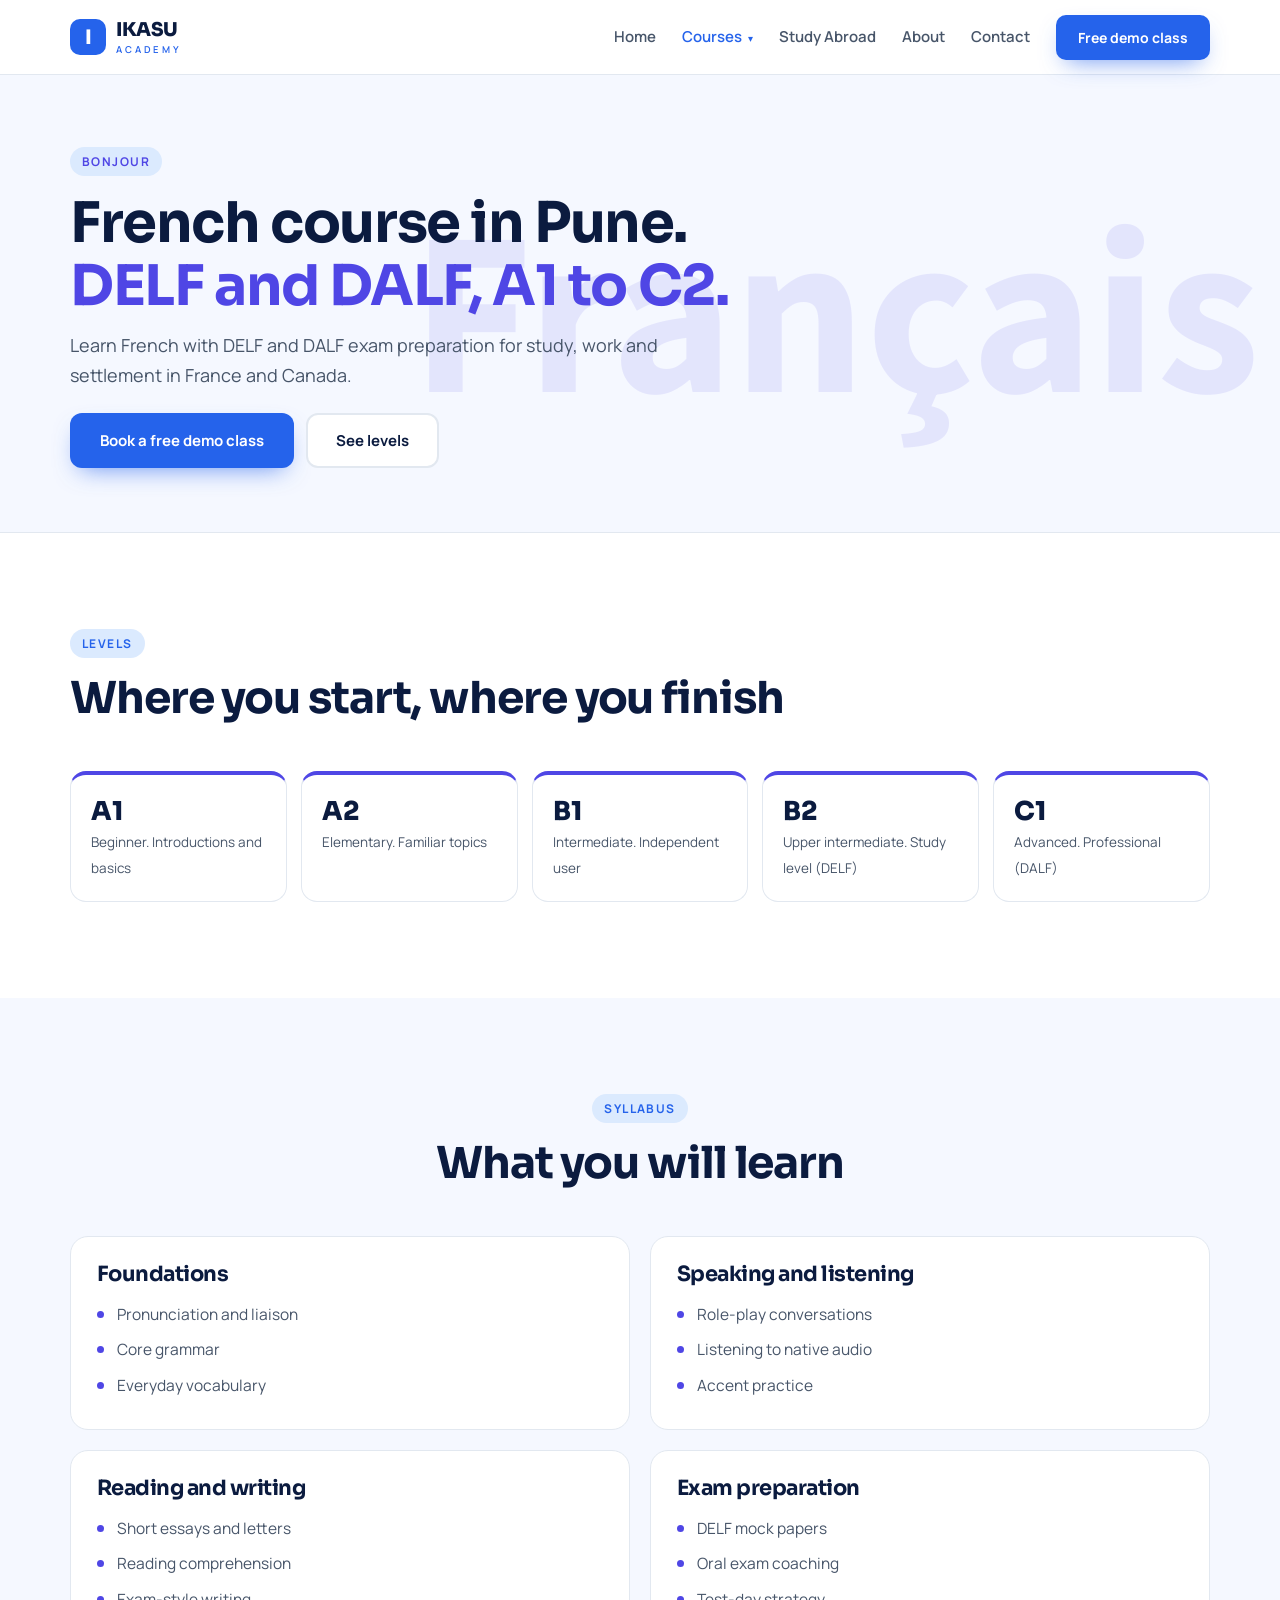
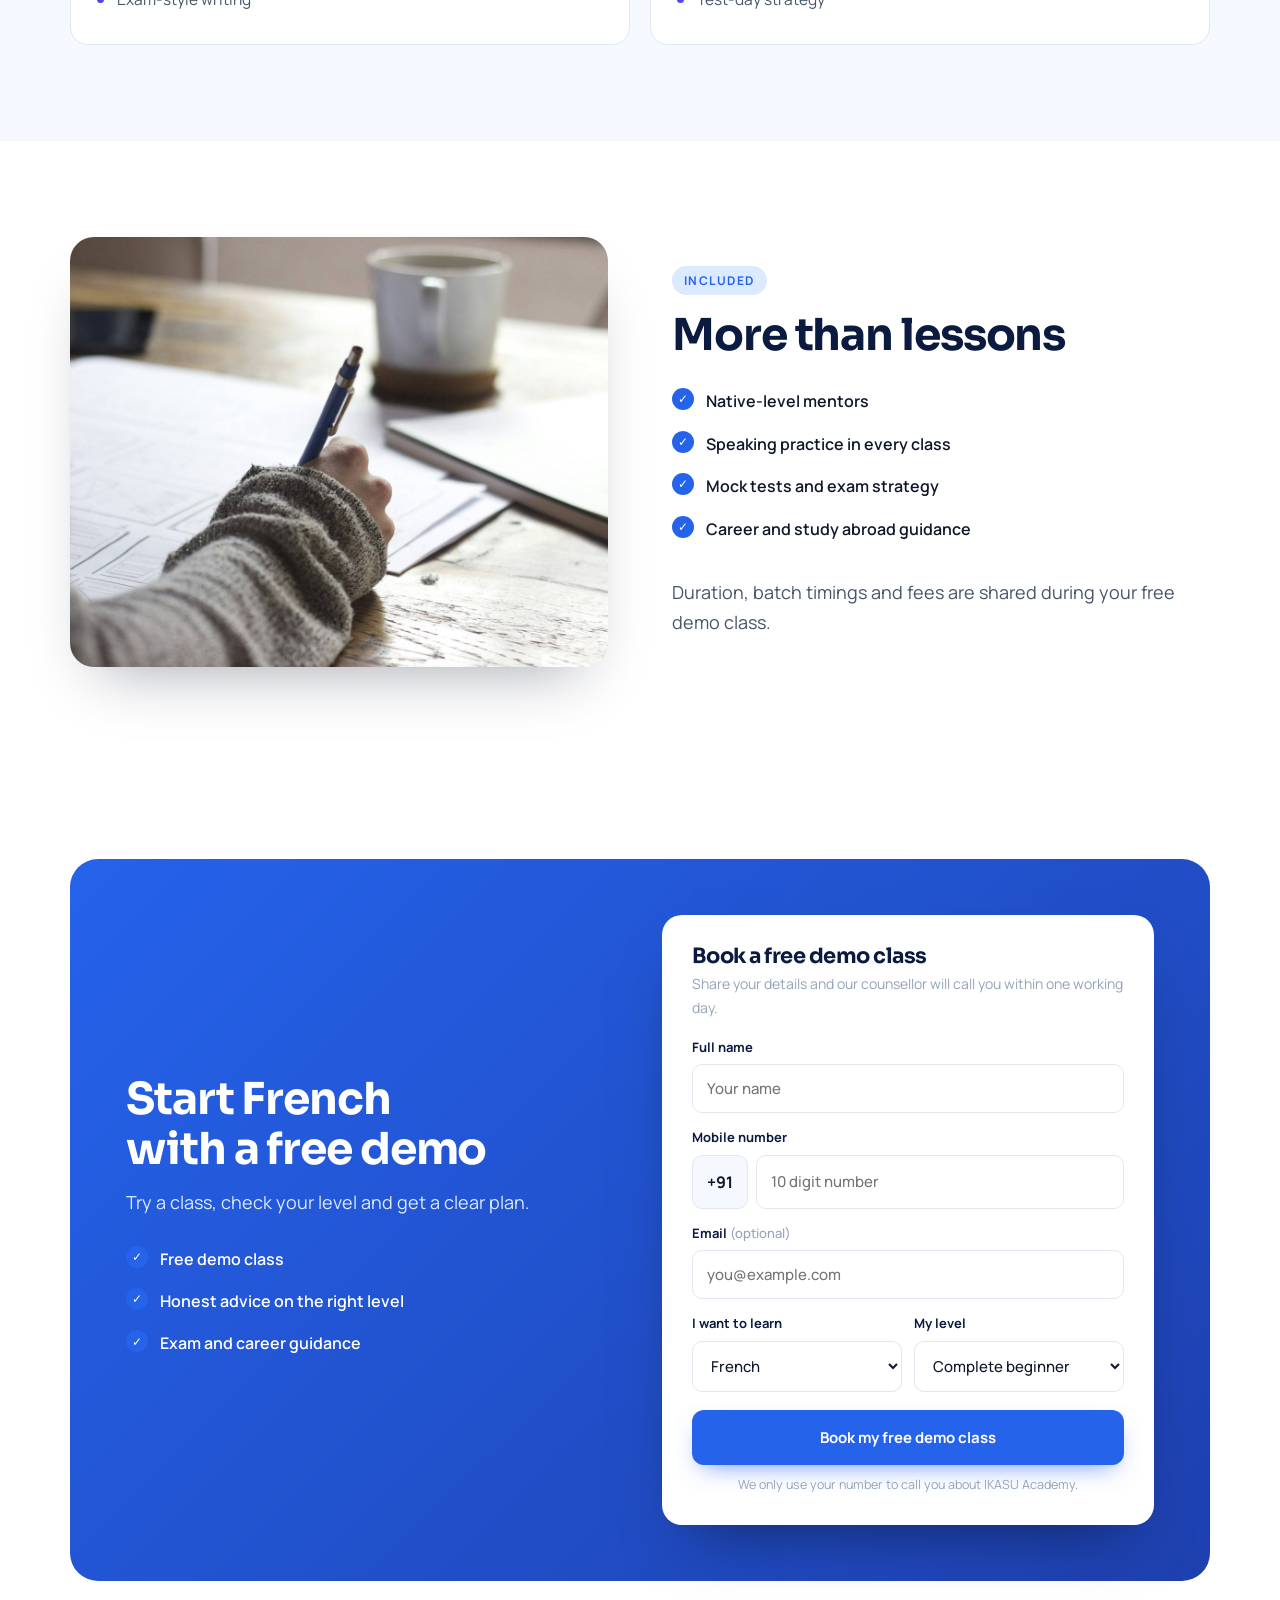
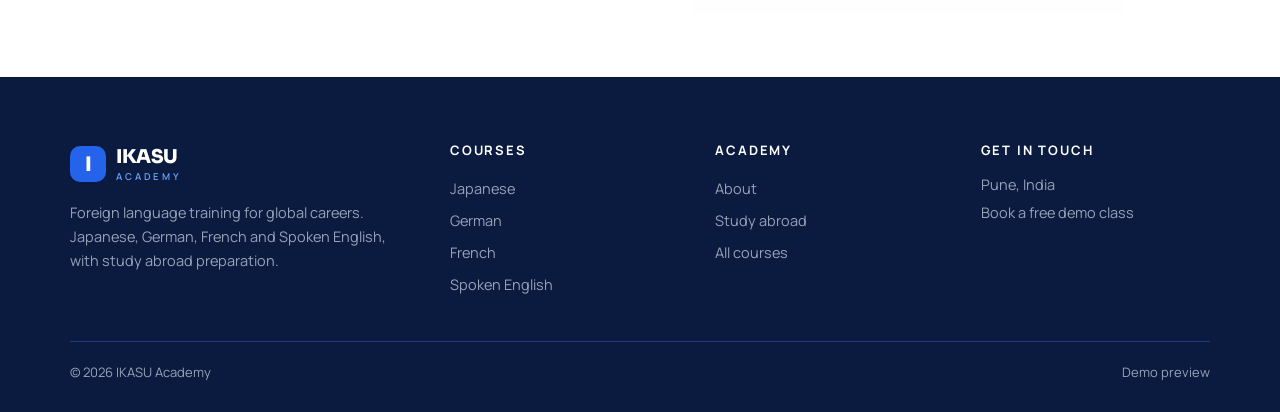
<file: french.html>
<!doctype html><html lang="en"><head><meta charset="utf-8"><meta name="viewport" content="width=device-width,initial-scale=1"><meta name="robots" content="noindex"><title>French Course in Pune | IKASU Academy</title><meta name="description" content="Learn French with DELF and DALF exam preparation for study, work and settlement in France and Canada."><link rel="icon" type="image/png" sizes="64x64" href="assets/fav-64.png"><link rel="icon" href="favicon.ico"><link rel="apple-touch-icon" href="assets/fav-180.png"><meta name="theme-color" content="#2563EB"><link rel="preconnect" href="https://fonts.googleapis.com"><link rel="preconnect" href="https://fonts.gstatic.com" crossorigin><link href="https://fonts.googleapis.com/css2?family=Manrope:wght@400;500;600;700;800&family=Noto+Sans+JP:wght@500;700;800&family=Sora:wght@600;700;800&display=swap" rel="stylesheet"><link rel="stylesheet" href="style.css?v=1"></head><body><header class="site"><div class="wrap nav"><a href="index.html" class="brand" aria-label="IKASU Academy home"><i>I</i><span>IKASU<small>ACADEMY</small></span></a>
<button class="burger" id="burger" aria-label="Open menu" aria-expanded="false"><span></span><span></span><span></span></button>
<nav class="menu" id="menu"><a href="index.html" class="">Home</a><div class="dd"><a href="courses.html" class="on">Courses <em>▾</em></a><div class="ddm"><a href="japanese.html"><b>日</b>Japanese</a><a href="german.html"><b>D</b>German</a><a href="french.html"><b>F</b>French</a><a href="spoken-english.html"><b>E</b>Spoken English</a><a href="study-abroad.html"><b>✈</b>Study abroad</a></div></div><a href="study-abroad.html" class="">Study Abroad</a><a href="about.html" class="">About</a><a href="contact.html" class="">Contact</a><a href="contact.html" class="btn btn-blue btn-s">Free demo class</a></nav></div></header><main><section class="phead" style="--cc:#4F46E5"><span class="bigword">Français</span><div class="wrap"><span class="tag" style="color:#4F46E5">Bonjour</span><h1>French course in Pune. <span style="color:#4F46E5">DELF and DALF, A1 to C2.</span></h1><p class="lead">Learn French with DELF and DALF exam preparation for study, work and settlement in France and Canada.</p><div class="cta-row" style="margin-top:22px"><a class="btn btn-blue" href="contact.html?course=fre">Book a free demo class</a><a class="btn btn-line" href="#levels">See levels</a></div></div></section>
<section class="sec" id="levels" style="--cc:#4F46E5"><div class="wrap"><div class="shead"><span class="tag">Levels</span><h2>Where you start, where you finish</h2></div><div class="levels"><div class="lv"><b>A1</b><span>Beginner. Introductions and basics</span></div><div class="lv"><b>A2</b><span>Elementary. Familiar topics</span></div><div class="lv"><b>B1</b><span>Intermediate. Independent user</span></div><div class="lv"><b>B2</b><span>Upper intermediate. Study level (DELF)</span></div><div class="lv"><b>C1</b><span>Advanced. Professional (DALF)</span></div></div></div></section>
<section class="sec soft" style="--cc:#4F46E5"><div class="wrap"><div class="shead center"><span class="tag">Syllabus</span><h2>What you will learn</h2></div><div class="mods"><div class="mod"><h3>Foundations</h3><ul><li>Pronunciation and liaison</li><li>Core grammar</li><li>Everyday vocabulary</li></ul></div><div class="mod"><h3>Speaking and listening</h3><ul><li>Role-play conversations</li><li>Listening to native audio</li><li>Accent practice</li></ul></div><div class="mod"><h3>Reading and writing</h3><ul><li>Short essays and letters</li><li>Reading comprehension</li><li>Exam-style writing</li></ul></div><div class="mod"><h3>Exam preparation</h3><ul><li>DELF mock papers</li><li>Oral exam coaching</li><li>Test-day strategy</li></ul></div></div></div></section>
<section class="sec"><div class="wrap split"><div class="pic"><img src="assets/study.jpg" alt="French learning" loading="lazy"></div><div><span class="tag">Included</span><h2>More than lessons</h2><ul class="ticks"><li>Native-level mentors</li><li>Speaking practice in every class</li><li>Mock tests and exam strategy</li><li>Career and study abroad guidance</li></ul><p class="lead">Duration, batch timings and fees are shared during your free demo class.</p></div></div></section><section class="sec"><div class="wrap"><div class="band"><div><h2>Start French with a free demo</h2><p class="lead">Try a class, check your level and get a clear plan.</p><ul class="ticks" style="margin-bottom:0"><li style="color:#fff">Free demo class</li><li style="color:#fff">Honest advice on the right level</li><li style="color:#fff">Exam and career guidance</li></ul></div><form class="form" data-form novalidate><h3>Book a free demo class</h3><p class="fsub">Share your details and our counsellor will call you within one working day.</p>
<div class="f"><label>Full name</label><input name="name" autocomplete="name" placeholder="Your name"><span class="err">Please enter your name.</span></div>
<div class="f"><label>Mobile number</label><div class="phone"><span>+91</span><input name="phone" type="tel" inputmode="numeric" maxlength="10" autocomplete="tel-national" placeholder="10 digit number" aria-label="Mobile number"></div><span class="err">Enter a valid 10 digit Indian mobile number.</span></div>
<div class="f"><label>Email <i>(optional)</i></label><input name="email" type="email" autocomplete="email" placeholder="you@example.com" aria-label="Email"><span class="err">That email does not look right.</span></div>
<div class="row2"><div class="f"><label>I want to learn</label><select name="course" aria-label="Course"><option value="">Not sure yet, advise me</option><option>Japanese</option><option>German</option><option selected>French</option><option>Spoken English</option><option>Study abroad preparation</option></select></div>
<div class="f"><label>My level</label><select name="level" aria-label="Level"><option>Complete beginner</option><option>Some basics</option><option>Preparing for an exam</option><option>Not sure</option></select></div></div>
<button class="btn btn-blue" type="submit">Book my free demo class</button><p class="fine">We only use your number to call you about IKASU Academy.</p>
<div class="ok" hidden><div class="tick">✓</div><h3>Thank you, <span class="nm"></span>.</h3><p>We will call you within one working day to schedule your free demo class.</p><a class="btn btn-blue wal" target="_blank" rel="noopener" href="#">Message us on WhatsApp</a></div></form></div></div></section></main><footer class="site"><div class="wrap"><div class="fgrid"><div><a href="index.html" class="brand"><i>I</i><span>IKASU<small>ACADEMY</small></span></a><p>Foreign language training for global careers. Japanese, German, French and Spoken English, with study abroad preparation.</p></div>
<div><h5>Courses</h5><a href="japanese.html">Japanese</a><a href="german.html">German</a><a href="french.html">French</a><a href="spoken-english.html">Spoken English</a></div>
<div><h5>Academy</h5><a href="about.html">About</a><a href="study-abroad.html">Study abroad</a><a href="courses.html">All courses</a></div>
<div><h5>Get in touch</h5><p>Pune, India</p><a href="contact.html">Book a free demo class</a></div></div>
<div class="copy"><span>© 2026 IKASU Academy</span><span>Demo preview</span></div></div></footer><script src="script.js"></script></body></html>
</file>
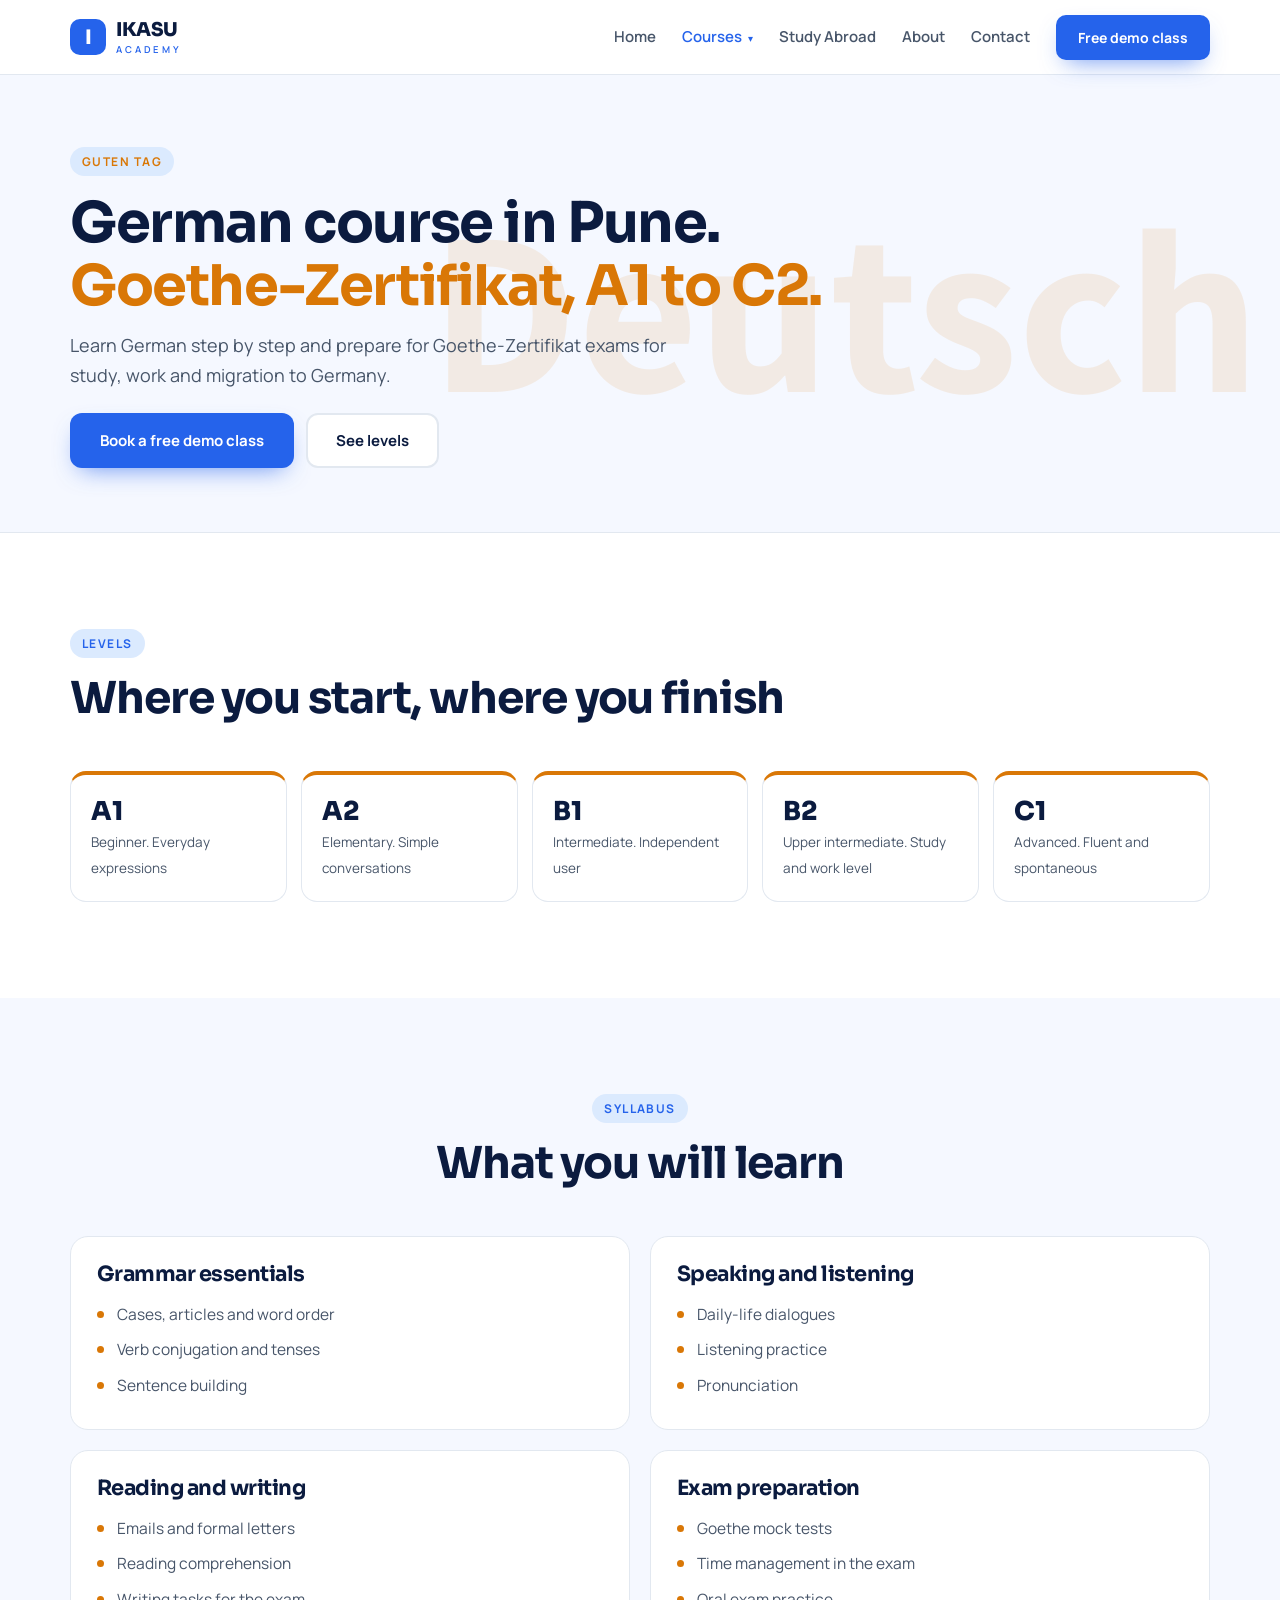
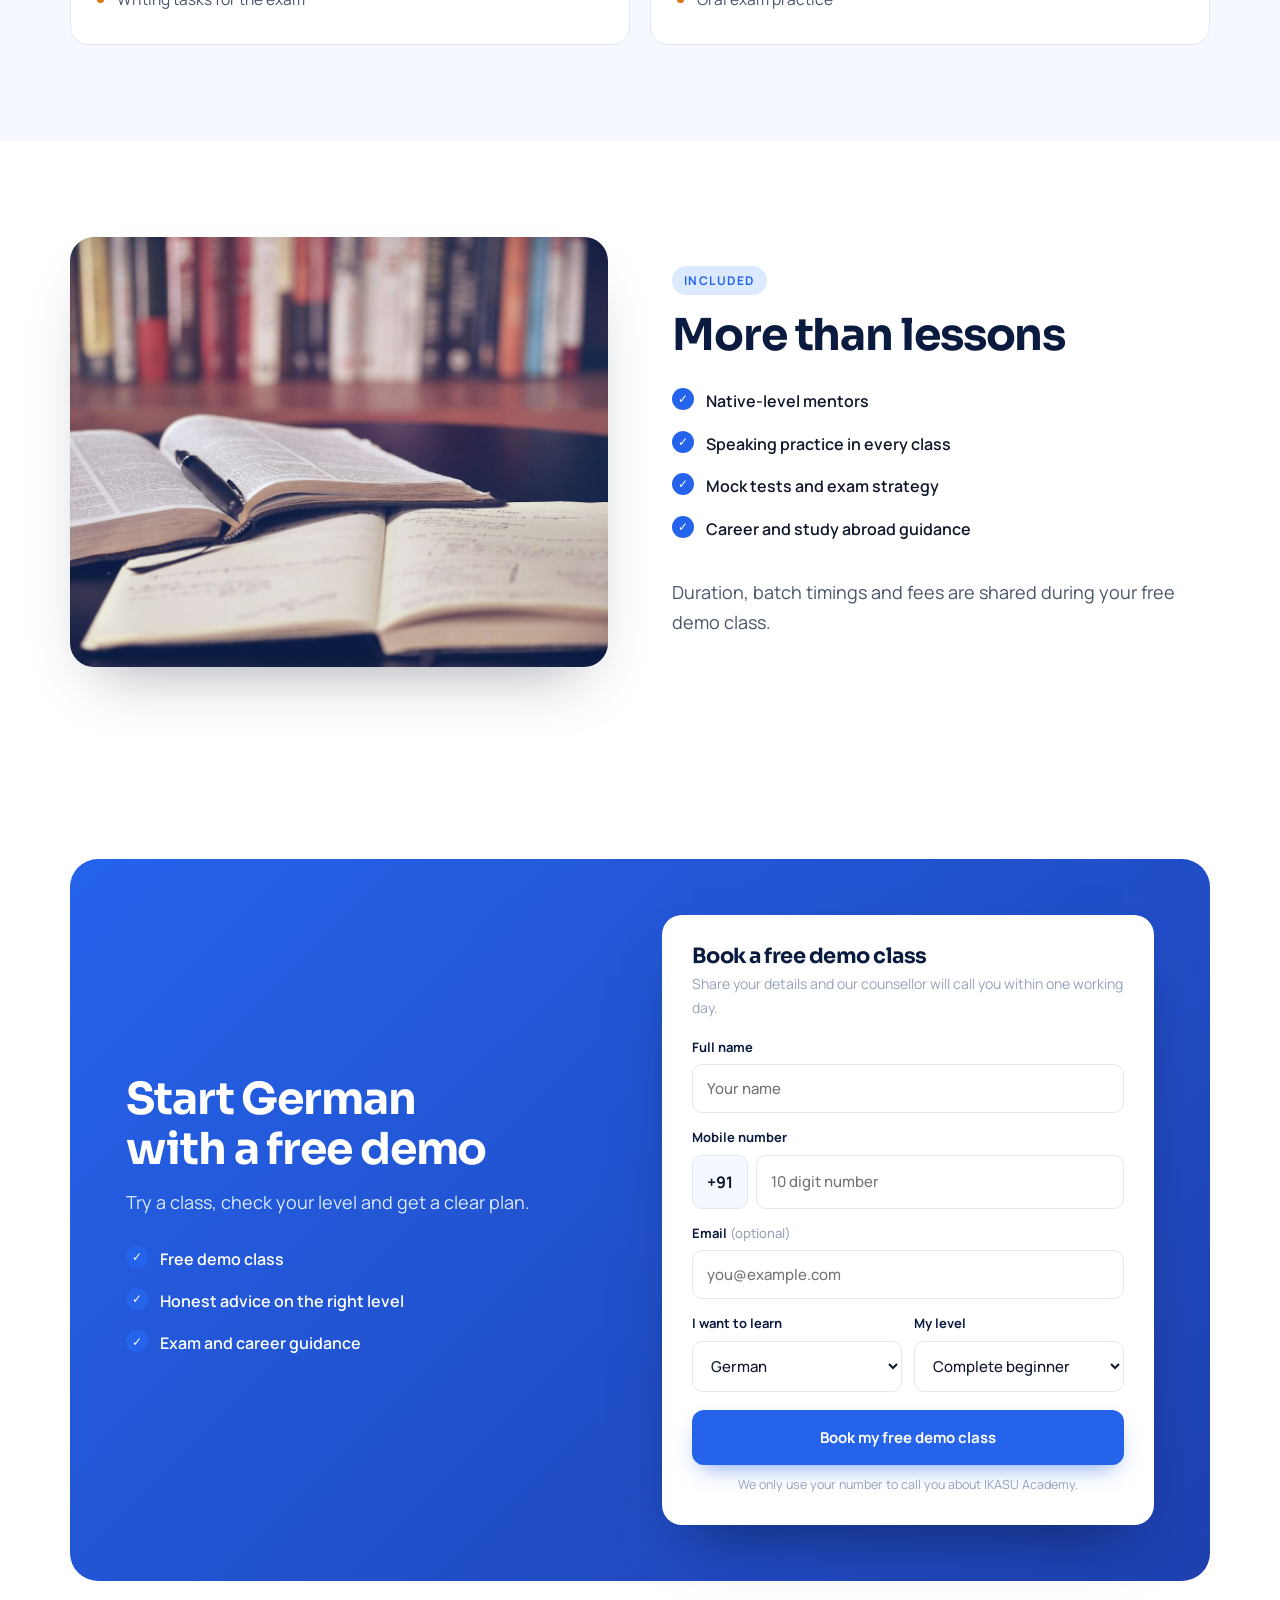
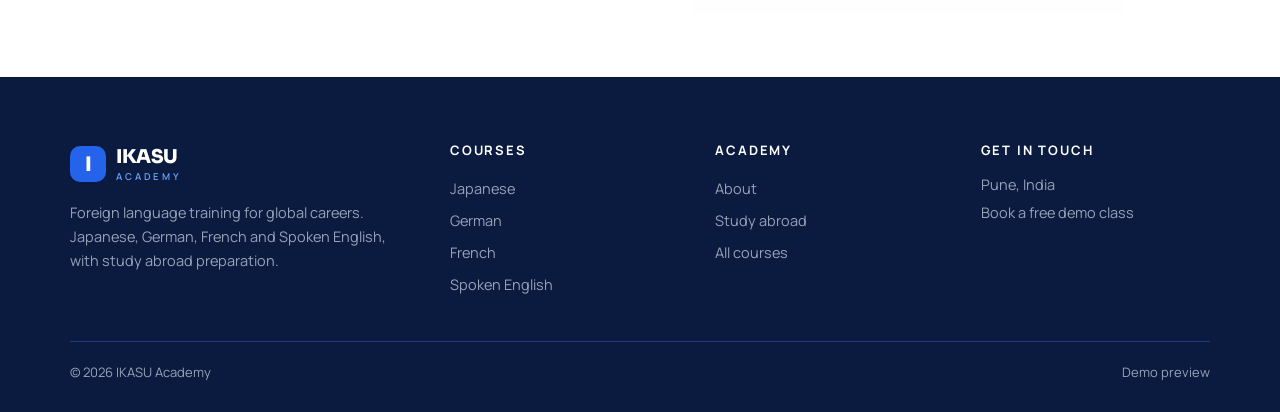
<file: german.html>
<!doctype html><html lang="en"><head><meta charset="utf-8"><meta name="viewport" content="width=device-width,initial-scale=1"><meta name="robots" content="noindex"><title>German Course in Pune | IKASU Academy</title><meta name="description" content="Learn German step by step and prepare for Goethe-Zertifikat exams for study, work and migration to Germany."><link rel="icon" type="image/png" sizes="64x64" href="assets/fav-64.png"><link rel="icon" href="favicon.ico"><link rel="apple-touch-icon" href="assets/fav-180.png"><meta name="theme-color" content="#2563EB"><link rel="preconnect" href="https://fonts.googleapis.com"><link rel="preconnect" href="https://fonts.gstatic.com" crossorigin><link href="https://fonts.googleapis.com/css2?family=Manrope:wght@400;500;600;700;800&family=Noto+Sans+JP:wght@500;700;800&family=Sora:wght@600;700;800&display=swap" rel="stylesheet"><link rel="stylesheet" href="style.css?v=1"></head><body><header class="site"><div class="wrap nav"><a href="index.html" class="brand" aria-label="IKASU Academy home"><i>I</i><span>IKASU<small>ACADEMY</small></span></a>
<button class="burger" id="burger" aria-label="Open menu" aria-expanded="false"><span></span><span></span><span></span></button>
<nav class="menu" id="menu"><a href="index.html" class="">Home</a><div class="dd"><a href="courses.html" class="on">Courses <em>▾</em></a><div class="ddm"><a href="japanese.html"><b>日</b>Japanese</a><a href="german.html"><b>D</b>German</a><a href="french.html"><b>F</b>French</a><a href="spoken-english.html"><b>E</b>Spoken English</a><a href="study-abroad.html"><b>✈</b>Study abroad</a></div></div><a href="study-abroad.html" class="">Study Abroad</a><a href="about.html" class="">About</a><a href="contact.html" class="">Contact</a><a href="contact.html" class="btn btn-blue btn-s">Free demo class</a></nav></div></header><main><section class="phead" style="--cc:#D97706"><span class="bigword">Deutsch</span><div class="wrap"><span class="tag" style="color:#D97706">Guten Tag</span><h1>German course in Pune. <span style="color:#D97706">Goethe-Zertifikat, A1 to C2.</span></h1><p class="lead">Learn German step by step and prepare for Goethe-Zertifikat exams for study, work and migration to Germany.</p><div class="cta-row" style="margin-top:22px"><a class="btn btn-blue" href="contact.html?course=ger">Book a free demo class</a><a class="btn btn-line" href="#levels">See levels</a></div></div></section>
<section class="sec" id="levels" style="--cc:#D97706"><div class="wrap"><div class="shead"><span class="tag">Levels</span><h2>Where you start, where you finish</h2></div><div class="levels"><div class="lv"><b>A1</b><span>Beginner. Everyday expressions</span></div><div class="lv"><b>A2</b><span>Elementary. Simple conversations</span></div><div class="lv"><b>B1</b><span>Intermediate. Independent user</span></div><div class="lv"><b>B2</b><span>Upper intermediate. Study and work level</span></div><div class="lv"><b>C1</b><span>Advanced. Fluent and spontaneous</span></div></div></div></section>
<section class="sec soft" style="--cc:#D97706"><div class="wrap"><div class="shead center"><span class="tag">Syllabus</span><h2>What you will learn</h2></div><div class="mods"><div class="mod"><h3>Grammar essentials</h3><ul><li>Cases, articles and word order</li><li>Verb conjugation and tenses</li><li>Sentence building</li></ul></div><div class="mod"><h3>Speaking and listening</h3><ul><li>Daily-life dialogues</li><li>Listening practice</li><li>Pronunciation</li></ul></div><div class="mod"><h3>Reading and writing</h3><ul><li>Emails and formal letters</li><li>Reading comprehension</li><li>Writing tasks for the exam</li></ul></div><div class="mod"><h3>Exam preparation</h3><ul><li>Goethe mock tests</li><li>Time management in the exam</li><li>Oral exam practice</li></ul></div></div></div></section>
<section class="sec"><div class="wrap split"><div class="pic"><img src="assets/books.jpg" alt="German learning" loading="lazy"></div><div><span class="tag">Included</span><h2>More than lessons</h2><ul class="ticks"><li>Native-level mentors</li><li>Speaking practice in every class</li><li>Mock tests and exam strategy</li><li>Career and study abroad guidance</li></ul><p class="lead">Duration, batch timings and fees are shared during your free demo class.</p></div></div></section><section class="sec"><div class="wrap"><div class="band"><div><h2>Start German with a free demo</h2><p class="lead">Try a class, check your level and get a clear plan.</p><ul class="ticks" style="margin-bottom:0"><li style="color:#fff">Free demo class</li><li style="color:#fff">Honest advice on the right level</li><li style="color:#fff">Exam and career guidance</li></ul></div><form class="form" data-form novalidate><h3>Book a free demo class</h3><p class="fsub">Share your details and our counsellor will call you within one working day.</p>
<div class="f"><label>Full name</label><input name="name" autocomplete="name" placeholder="Your name"><span class="err">Please enter your name.</span></div>
<div class="f"><label>Mobile number</label><div class="phone"><span>+91</span><input name="phone" type="tel" inputmode="numeric" maxlength="10" autocomplete="tel-national" placeholder="10 digit number" aria-label="Mobile number"></div><span class="err">Enter a valid 10 digit Indian mobile number.</span></div>
<div class="f"><label>Email <i>(optional)</i></label><input name="email" type="email" autocomplete="email" placeholder="you@example.com" aria-label="Email"><span class="err">That email does not look right.</span></div>
<div class="row2"><div class="f"><label>I want to learn</label><select name="course" aria-label="Course"><option value="">Not sure yet, advise me</option><option>Japanese</option><option selected>German</option><option>French</option><option>Spoken English</option><option>Study abroad preparation</option></select></div>
<div class="f"><label>My level</label><select name="level" aria-label="Level"><option>Complete beginner</option><option>Some basics</option><option>Preparing for an exam</option><option>Not sure</option></select></div></div>
<button class="btn btn-blue" type="submit">Book my free demo class</button><p class="fine">We only use your number to call you about IKASU Academy.</p>
<div class="ok" hidden><div class="tick">✓</div><h3>Thank you, <span class="nm"></span>.</h3><p>We will call you within one working day to schedule your free demo class.</p><a class="btn btn-blue wal" target="_blank" rel="noopener" href="#">Message us on WhatsApp</a></div></form></div></div></section></main><footer class="site"><div class="wrap"><div class="fgrid"><div><a href="index.html" class="brand"><i>I</i><span>IKASU<small>ACADEMY</small></span></a><p>Foreign language training for global careers. Japanese, German, French and Spoken English, with study abroad preparation.</p></div>
<div><h5>Courses</h5><a href="japanese.html">Japanese</a><a href="german.html">German</a><a href="french.html">French</a><a href="spoken-english.html">Spoken English</a></div>
<div><h5>Academy</h5><a href="about.html">About</a><a href="study-abroad.html">Study abroad</a><a href="courses.html">All courses</a></div>
<div><h5>Get in touch</h5><p>Pune, India</p><a href="contact.html">Book a free demo class</a></div></div>
<div class="copy"><span>© 2026 IKASU Academy</span><span>Demo preview</span></div></div></footer><script src="script.js"></script></body></html>
</file>
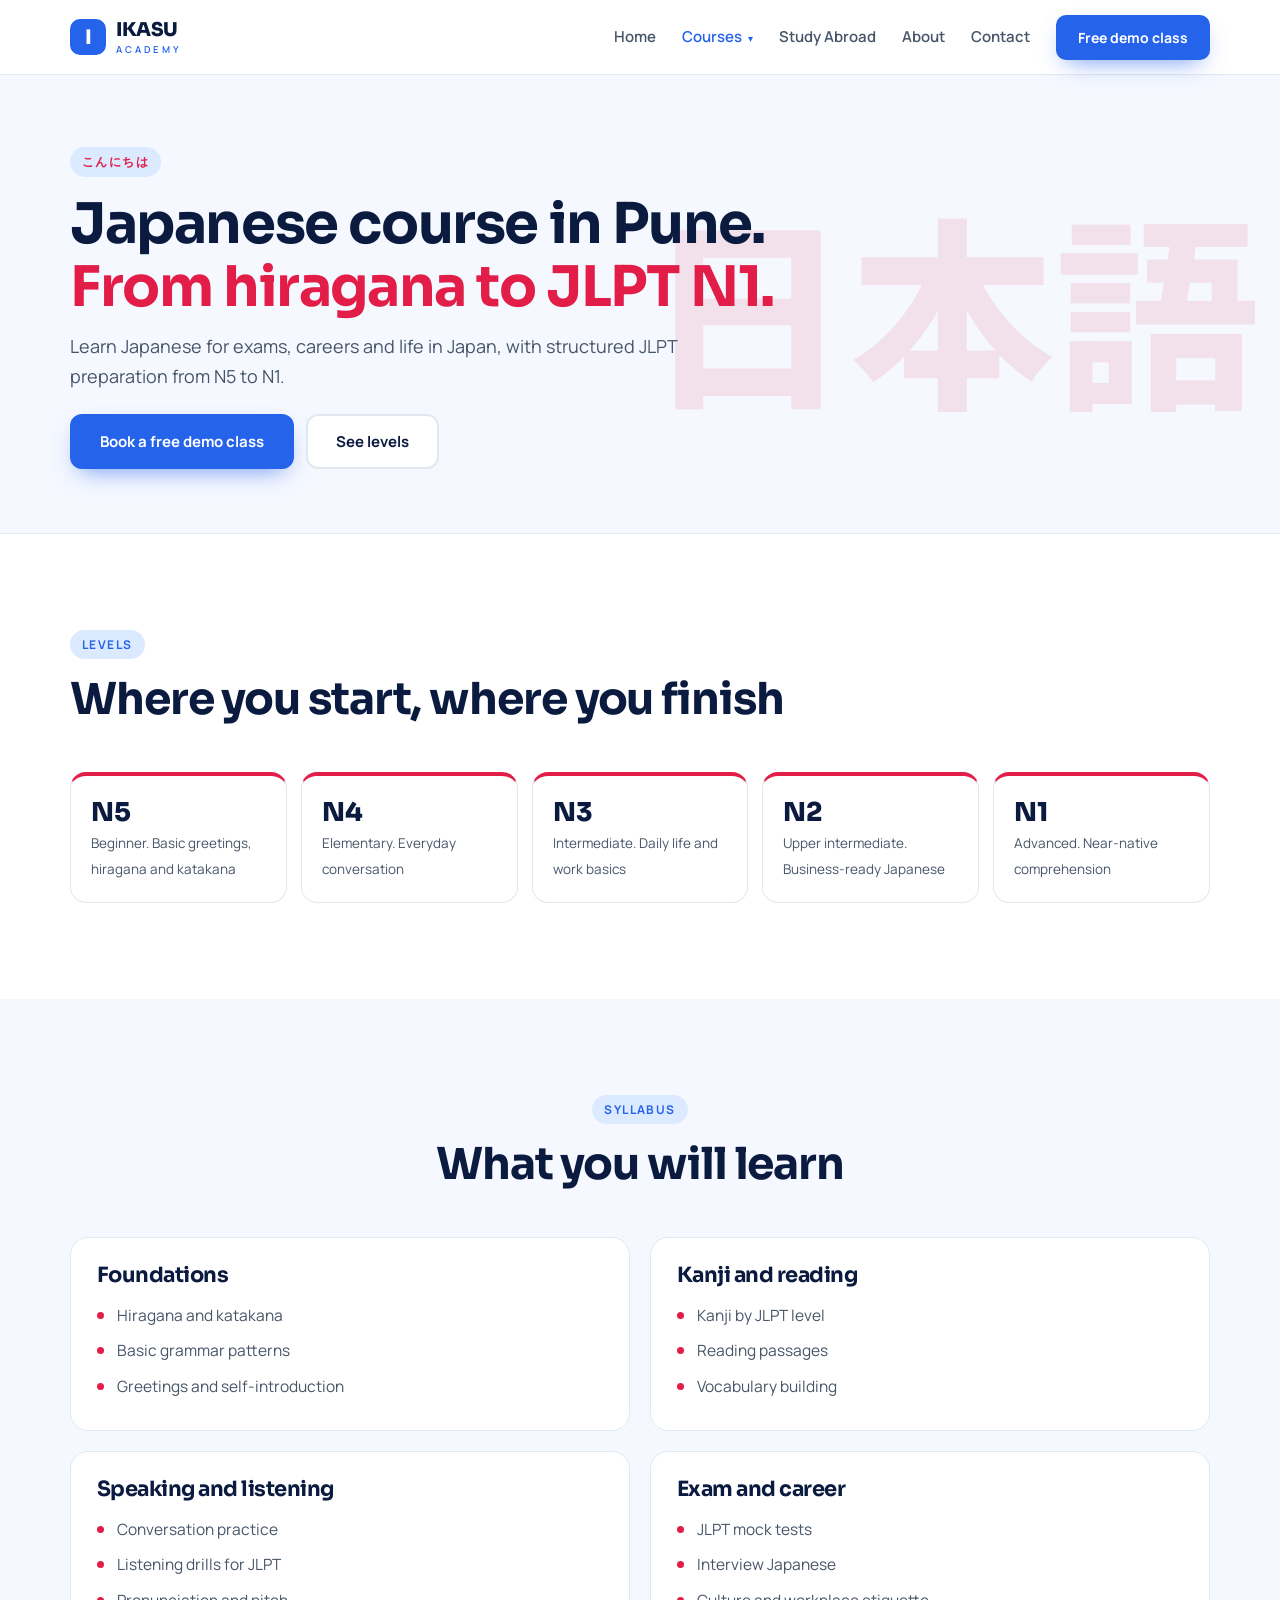
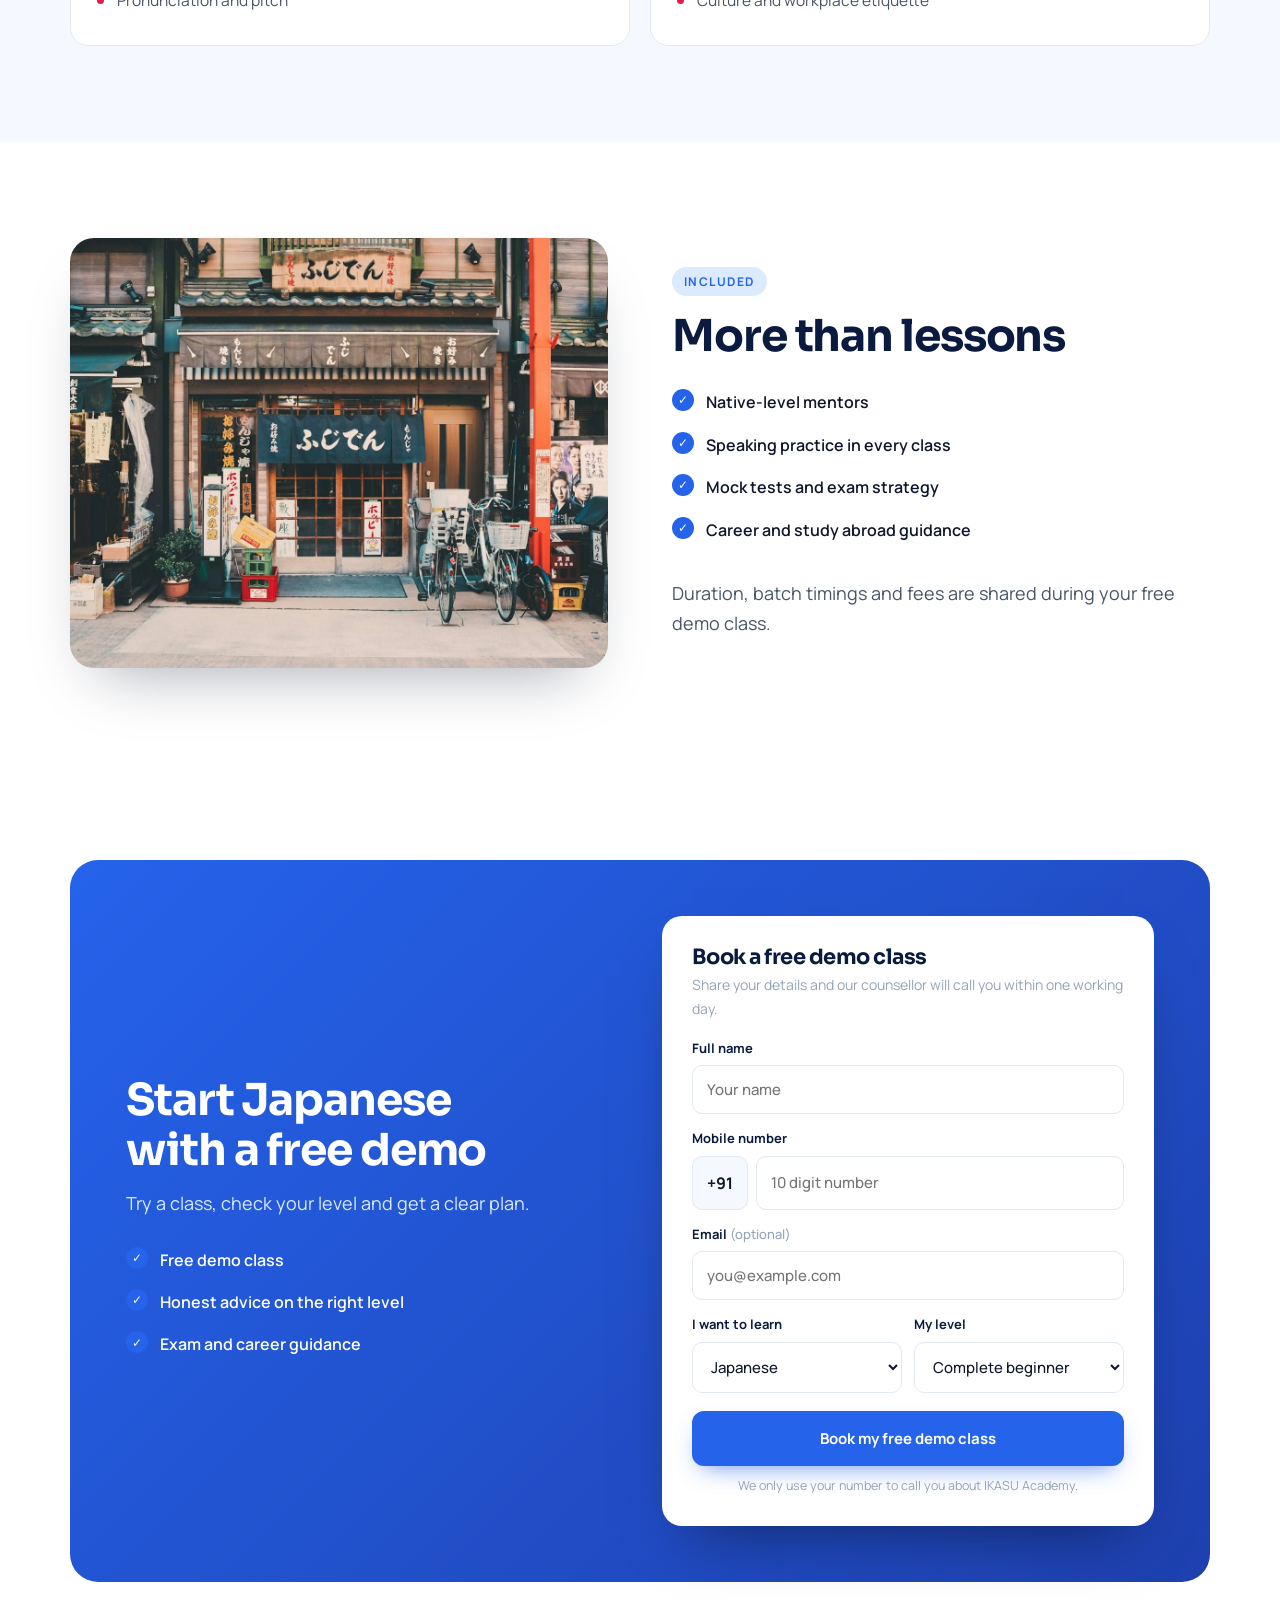
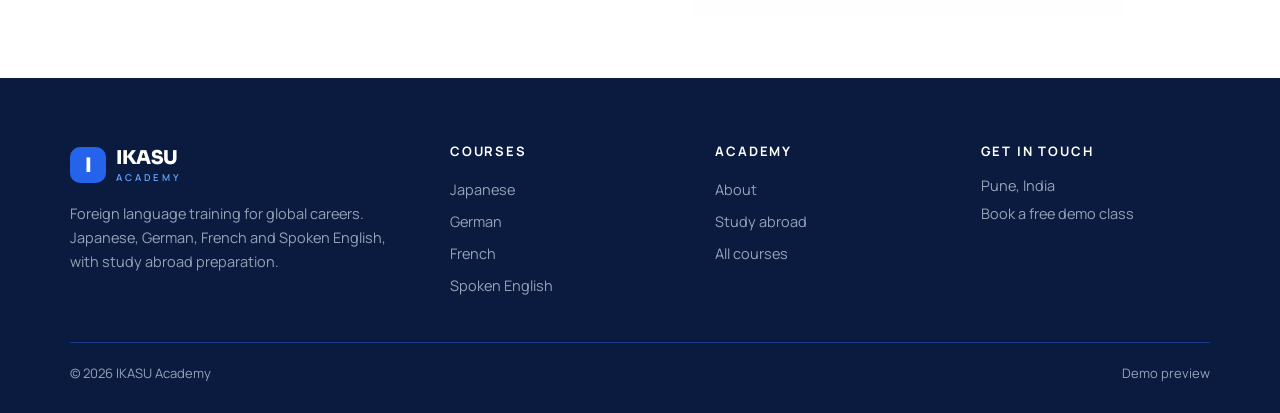
<file: japanese.html>
<!doctype html><html lang="en"><head><meta charset="utf-8"><meta name="viewport" content="width=device-width,initial-scale=1"><meta name="robots" content="noindex"><title>Japanese Course in Pune | IKASU Academy</title><meta name="description" content="Learn Japanese for exams, careers and life in Japan, with structured JLPT preparation from N5 to N1."><link rel="icon" type="image/png" sizes="64x64" href="assets/fav-64.png"><link rel="icon" href="favicon.ico"><link rel="apple-touch-icon" href="assets/fav-180.png"><meta name="theme-color" content="#2563EB"><link rel="preconnect" href="https://fonts.googleapis.com"><link rel="preconnect" href="https://fonts.gstatic.com" crossorigin><link href="https://fonts.googleapis.com/css2?family=Manrope:wght@400;500;600;700;800&family=Noto+Sans+JP:wght@500;700;800&family=Sora:wght@600;700;800&display=swap" rel="stylesheet"><link rel="stylesheet" href="style.css?v=1"></head><body><header class="site"><div class="wrap nav"><a href="index.html" class="brand" aria-label="IKASU Academy home"><i>I</i><span>IKASU<small>ACADEMY</small></span></a>
<button class="burger" id="burger" aria-label="Open menu" aria-expanded="false"><span></span><span></span><span></span></button>
<nav class="menu" id="menu"><a href="index.html" class="">Home</a><div class="dd"><a href="courses.html" class="on">Courses <em>▾</em></a><div class="ddm"><a href="japanese.html"><b>日</b>Japanese</a><a href="german.html"><b>D</b>German</a><a href="french.html"><b>F</b>French</a><a href="spoken-english.html"><b>E</b>Spoken English</a><a href="study-abroad.html"><b>✈</b>Study abroad</a></div></div><a href="study-abroad.html" class="">Study Abroad</a><a href="about.html" class="">About</a><a href="contact.html" class="">Contact</a><a href="contact.html" class="btn btn-blue btn-s">Free demo class</a></nav></div></header><main><section class="phead" style="--cc:#E11D48"><span class="bigword">日本語</span><div class="wrap"><span class="tag" style="color:#E11D48">こんにちは</span><h1>Japanese course in Pune. <span style="color:#E11D48">From hiragana to JLPT N1.</span></h1><p class="lead">Learn Japanese for exams, careers and life in Japan, with structured JLPT preparation from N5 to N1.</p><div class="cta-row" style="margin-top:22px"><a class="btn btn-blue" href="contact.html?course=jap">Book a free demo class</a><a class="btn btn-line" href="#levels">See levels</a></div></div></section>
<section class="sec" id="levels" style="--cc:#E11D48"><div class="wrap"><div class="shead"><span class="tag">Levels</span><h2>Where you start, where you finish</h2></div><div class="levels"><div class="lv"><b>N5</b><span>Beginner. Basic greetings, hiragana and katakana</span></div><div class="lv"><b>N4</b><span>Elementary. Everyday conversation</span></div><div class="lv"><b>N3</b><span>Intermediate. Daily life and work basics</span></div><div class="lv"><b>N2</b><span>Upper intermediate. Business-ready Japanese</span></div><div class="lv"><b>N1</b><span>Advanced. Near-native comprehension</span></div></div></div></section>
<section class="sec soft" style="--cc:#E11D48"><div class="wrap"><div class="shead center"><span class="tag">Syllabus</span><h2>What you will learn</h2></div><div class="mods"><div class="mod"><h3>Foundations</h3><ul><li>Hiragana and katakana</li><li>Basic grammar patterns</li><li>Greetings and self-introduction</li></ul></div><div class="mod"><h3>Kanji and reading</h3><ul><li>Kanji by JLPT level</li><li>Reading passages</li><li>Vocabulary building</li></ul></div><div class="mod"><h3>Speaking and listening</h3><ul><li>Conversation practice</li><li>Listening drills for JLPT</li><li>Pronunciation and pitch</li></ul></div><div class="mod"><h3>Exam and career</h3><ul><li>JLPT mock tests</li><li>Interview Japanese</li><li>Culture and workplace etiquette</li></ul></div></div></div></section>
<section class="sec"><div class="wrap split"><div class="pic"><img src="assets/shop.jpg" alt="Japanese learning" loading="lazy"></div><div><span class="tag">Included</span><h2>More than lessons</h2><ul class="ticks"><li>Native-level mentors</li><li>Speaking practice in every class</li><li>Mock tests and exam strategy</li><li>Career and study abroad guidance</li></ul><p class="lead">Duration, batch timings and fees are shared during your free demo class.</p></div></div></section><section class="sec"><div class="wrap"><div class="band"><div><h2>Start Japanese with a free demo</h2><p class="lead">Try a class, check your level and get a clear plan.</p><ul class="ticks" style="margin-bottom:0"><li style="color:#fff">Free demo class</li><li style="color:#fff">Honest advice on the right level</li><li style="color:#fff">Exam and career guidance</li></ul></div><form class="form" data-form novalidate><h3>Book a free demo class</h3><p class="fsub">Share your details and our counsellor will call you within one working day.</p>
<div class="f"><label>Full name</label><input name="name" autocomplete="name" placeholder="Your name"><span class="err">Please enter your name.</span></div>
<div class="f"><label>Mobile number</label><div class="phone"><span>+91</span><input name="phone" type="tel" inputmode="numeric" maxlength="10" autocomplete="tel-national" placeholder="10 digit number" aria-label="Mobile number"></div><span class="err">Enter a valid 10 digit Indian mobile number.</span></div>
<div class="f"><label>Email <i>(optional)</i></label><input name="email" type="email" autocomplete="email" placeholder="you@example.com" aria-label="Email"><span class="err">That email does not look right.</span></div>
<div class="row2"><div class="f"><label>I want to learn</label><select name="course" aria-label="Course"><option value="">Not sure yet, advise me</option><option selected>Japanese</option><option>German</option><option>French</option><option>Spoken English</option><option>Study abroad preparation</option></select></div>
<div class="f"><label>My level</label><select name="level" aria-label="Level"><option>Complete beginner</option><option>Some basics</option><option>Preparing for an exam</option><option>Not sure</option></select></div></div>
<button class="btn btn-blue" type="submit">Book my free demo class</button><p class="fine">We only use your number to call you about IKASU Academy.</p>
<div class="ok" hidden><div class="tick">✓</div><h3>Thank you, <span class="nm"></span>.</h3><p>We will call you within one working day to schedule your free demo class.</p><a class="btn btn-blue wal" target="_blank" rel="noopener" href="#">Message us on WhatsApp</a></div></form></div></div></section></main><footer class="site"><div class="wrap"><div class="fgrid"><div><a href="index.html" class="brand"><i>I</i><span>IKASU<small>ACADEMY</small></span></a><p>Foreign language training for global careers. Japanese, German, French and Spoken English, with study abroad preparation.</p></div>
<div><h5>Courses</h5><a href="japanese.html">Japanese</a><a href="german.html">German</a><a href="french.html">French</a><a href="spoken-english.html">Spoken English</a></div>
<div><h5>Academy</h5><a href="about.html">About</a><a href="study-abroad.html">Study abroad</a><a href="courses.html">All courses</a></div>
<div><h5>Get in touch</h5><p>Pune, India</p><a href="contact.html">Book a free demo class</a></div></div>
<div class="copy"><span>© 2026 IKASU Academy</span><span>Demo preview</span></div></div></footer><script src="script.js"></script></body></html>
</file>
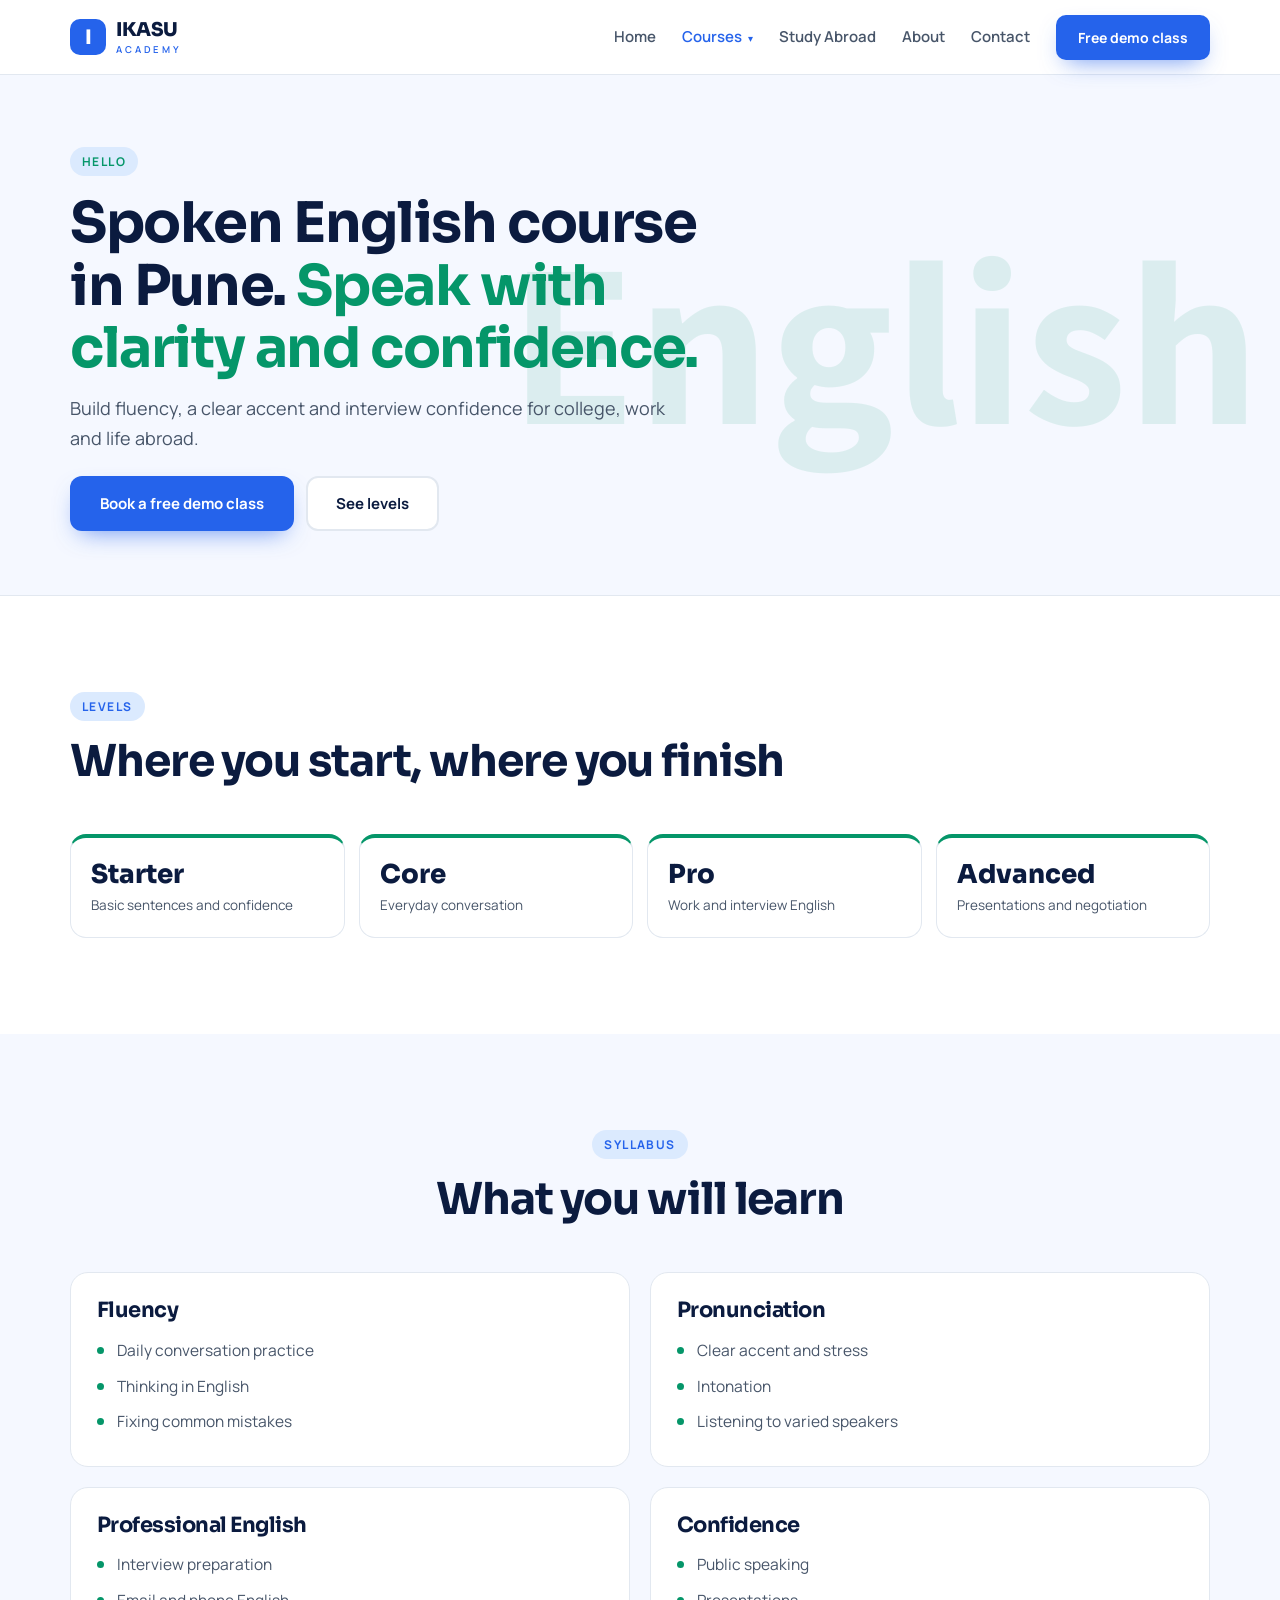
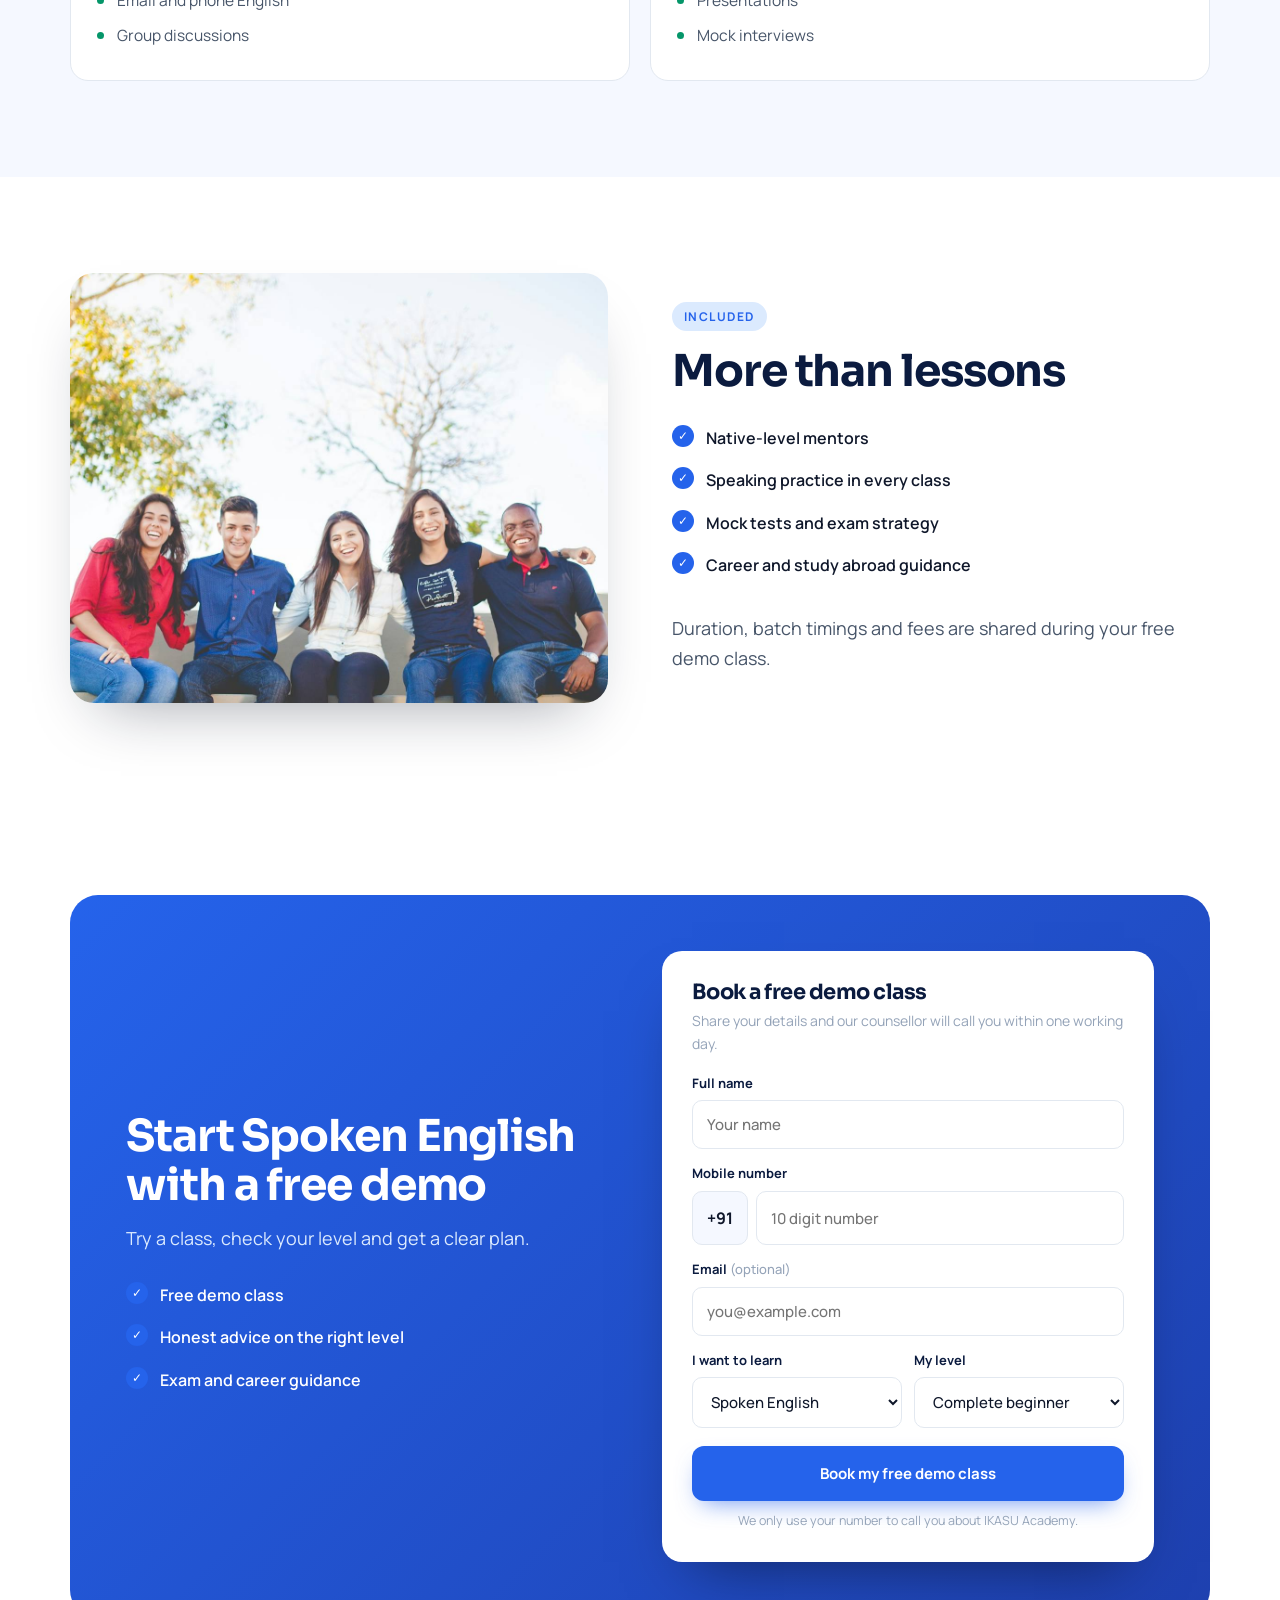
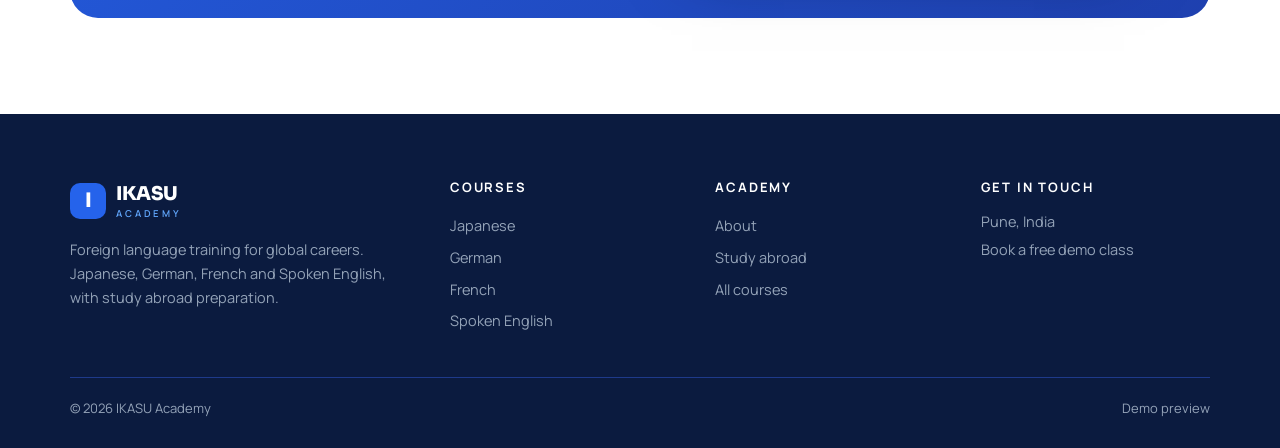
<file: spoken-english.html>
<!doctype html><html lang="en"><head><meta charset="utf-8"><meta name="viewport" content="width=device-width,initial-scale=1"><meta name="robots" content="noindex"><title>Spoken English Course in Pune | IKASU Academy</title><meta name="description" content="Build fluency, a clear accent and interview confidence for college, work and life abroad."><link rel="icon" type="image/png" sizes="64x64" href="assets/fav-64.png"><link rel="icon" href="favicon.ico"><link rel="apple-touch-icon" href="assets/fav-180.png"><meta name="theme-color" content="#2563EB"><link rel="preconnect" href="https://fonts.googleapis.com"><link rel="preconnect" href="https://fonts.gstatic.com" crossorigin><link href="https://fonts.googleapis.com/css2?family=Manrope:wght@400;500;600;700;800&family=Noto+Sans+JP:wght@500;700;800&family=Sora:wght@600;700;800&display=swap" rel="stylesheet"><link rel="stylesheet" href="style.css?v=1"></head><body><header class="site"><div class="wrap nav"><a href="index.html" class="brand" aria-label="IKASU Academy home"><i>I</i><span>IKASU<small>ACADEMY</small></span></a>
<button class="burger" id="burger" aria-label="Open menu" aria-expanded="false"><span></span><span></span><span></span></button>
<nav class="menu" id="menu"><a href="index.html" class="">Home</a><div class="dd"><a href="courses.html" class="on">Courses <em>▾</em></a><div class="ddm"><a href="japanese.html"><b>日</b>Japanese</a><a href="german.html"><b>D</b>German</a><a href="french.html"><b>F</b>French</a><a href="spoken-english.html"><b>E</b>Spoken English</a><a href="study-abroad.html"><b>✈</b>Study abroad</a></div></div><a href="study-abroad.html" class="">Study Abroad</a><a href="about.html" class="">About</a><a href="contact.html" class="">Contact</a><a href="contact.html" class="btn btn-blue btn-s">Free demo class</a></nav></div></header><main><section class="phead" style="--cc:#059669"><span class="bigword">English</span><div class="wrap"><span class="tag" style="color:#059669">Hello</span><h1>Spoken English course in Pune. <span style="color:#059669">Speak with clarity and confidence.</span></h1><p class="lead">Build fluency, a clear accent and interview confidence for college, work and life abroad.</p><div class="cta-row" style="margin-top:22px"><a class="btn btn-blue" href="contact.html?course=spo">Book a free demo class</a><a class="btn btn-line" href="#levels">See levels</a></div></div></section>
<section class="sec" id="levels" style="--cc:#059669"><div class="wrap"><div class="shead"><span class="tag">Levels</span><h2>Where you start, where you finish</h2></div><div class="levels"><div class="lv"><b>Starter</b><span>Basic sentences and confidence</span></div><div class="lv"><b>Core</b><span>Everyday conversation</span></div><div class="lv"><b>Pro</b><span>Work and interview English</span></div><div class="lv"><b>Advanced</b><span>Presentations and negotiation</span></div></div></div></section>
<section class="sec soft" style="--cc:#059669"><div class="wrap"><div class="shead center"><span class="tag">Syllabus</span><h2>What you will learn</h2></div><div class="mods"><div class="mod"><h3>Fluency</h3><ul><li>Daily conversation practice</li><li>Thinking in English</li><li>Fixing common mistakes</li></ul></div><div class="mod"><h3>Pronunciation</h3><ul><li>Clear accent and stress</li><li>Intonation</li><li>Listening to varied speakers</li></ul></div><div class="mod"><h3>Professional English</h3><ul><li>Interview preparation</li><li>Email and phone English</li><li>Group discussions</li></ul></div><div class="mod"><h3>Confidence</h3><ul><li>Public speaking</li><li>Presentations</li><li>Mock interviews</li></ul></div></div></div></section>
<section class="sec"><div class="wrap split"><div class="pic"><img src="assets/friends.jpg" alt="Spoken English learning" loading="lazy"></div><div><span class="tag">Included</span><h2>More than lessons</h2><ul class="ticks"><li>Native-level mentors</li><li>Speaking practice in every class</li><li>Mock tests and exam strategy</li><li>Career and study abroad guidance</li></ul><p class="lead">Duration, batch timings and fees are shared during your free demo class.</p></div></div></section><section class="sec"><div class="wrap"><div class="band"><div><h2>Start Spoken English with a free demo</h2><p class="lead">Try a class, check your level and get a clear plan.</p><ul class="ticks" style="margin-bottom:0"><li style="color:#fff">Free demo class</li><li style="color:#fff">Honest advice on the right level</li><li style="color:#fff">Exam and career guidance</li></ul></div><form class="form" data-form novalidate><h3>Book a free demo class</h3><p class="fsub">Share your details and our counsellor will call you within one working day.</p>
<div class="f"><label>Full name</label><input name="name" autocomplete="name" placeholder="Your name"><span class="err">Please enter your name.</span></div>
<div class="f"><label>Mobile number</label><div class="phone"><span>+91</span><input name="phone" type="tel" inputmode="numeric" maxlength="10" autocomplete="tel-national" placeholder="10 digit number" aria-label="Mobile number"></div><span class="err">Enter a valid 10 digit Indian mobile number.</span></div>
<div class="f"><label>Email <i>(optional)</i></label><input name="email" type="email" autocomplete="email" placeholder="you@example.com" aria-label="Email"><span class="err">That email does not look right.</span></div>
<div class="row2"><div class="f"><label>I want to learn</label><select name="course" aria-label="Course"><option value="">Not sure yet, advise me</option><option>Japanese</option><option>German</option><option>French</option><option selected>Spoken English</option><option>Study abroad preparation</option></select></div>
<div class="f"><label>My level</label><select name="level" aria-label="Level"><option>Complete beginner</option><option>Some basics</option><option>Preparing for an exam</option><option>Not sure</option></select></div></div>
<button class="btn btn-blue" type="submit">Book my free demo class</button><p class="fine">We only use your number to call you about IKASU Academy.</p>
<div class="ok" hidden><div class="tick">✓</div><h3>Thank you, <span class="nm"></span>.</h3><p>We will call you within one working day to schedule your free demo class.</p><a class="btn btn-blue wal" target="_blank" rel="noopener" href="#">Message us on WhatsApp</a></div></form></div></div></section></main><footer class="site"><div class="wrap"><div class="fgrid"><div><a href="index.html" class="brand"><i>I</i><span>IKASU<small>ACADEMY</small></span></a><p>Foreign language training for global careers. Japanese, German, French and Spoken English, with study abroad preparation.</p></div>
<div><h5>Courses</h5><a href="japanese.html">Japanese</a><a href="german.html">German</a><a href="french.html">French</a><a href="spoken-english.html">Spoken English</a></div>
<div><h5>Academy</h5><a href="about.html">About</a><a href="study-abroad.html">Study abroad</a><a href="courses.html">All courses</a></div>
<div><h5>Get in touch</h5><p>Pune, India</p><a href="contact.html">Book a free demo class</a></div></div>
<div class="copy"><span>© 2026 IKASU Academy</span><span>Demo preview</span></div></div></footer><script src="script.js"></script></body></html>
</file>
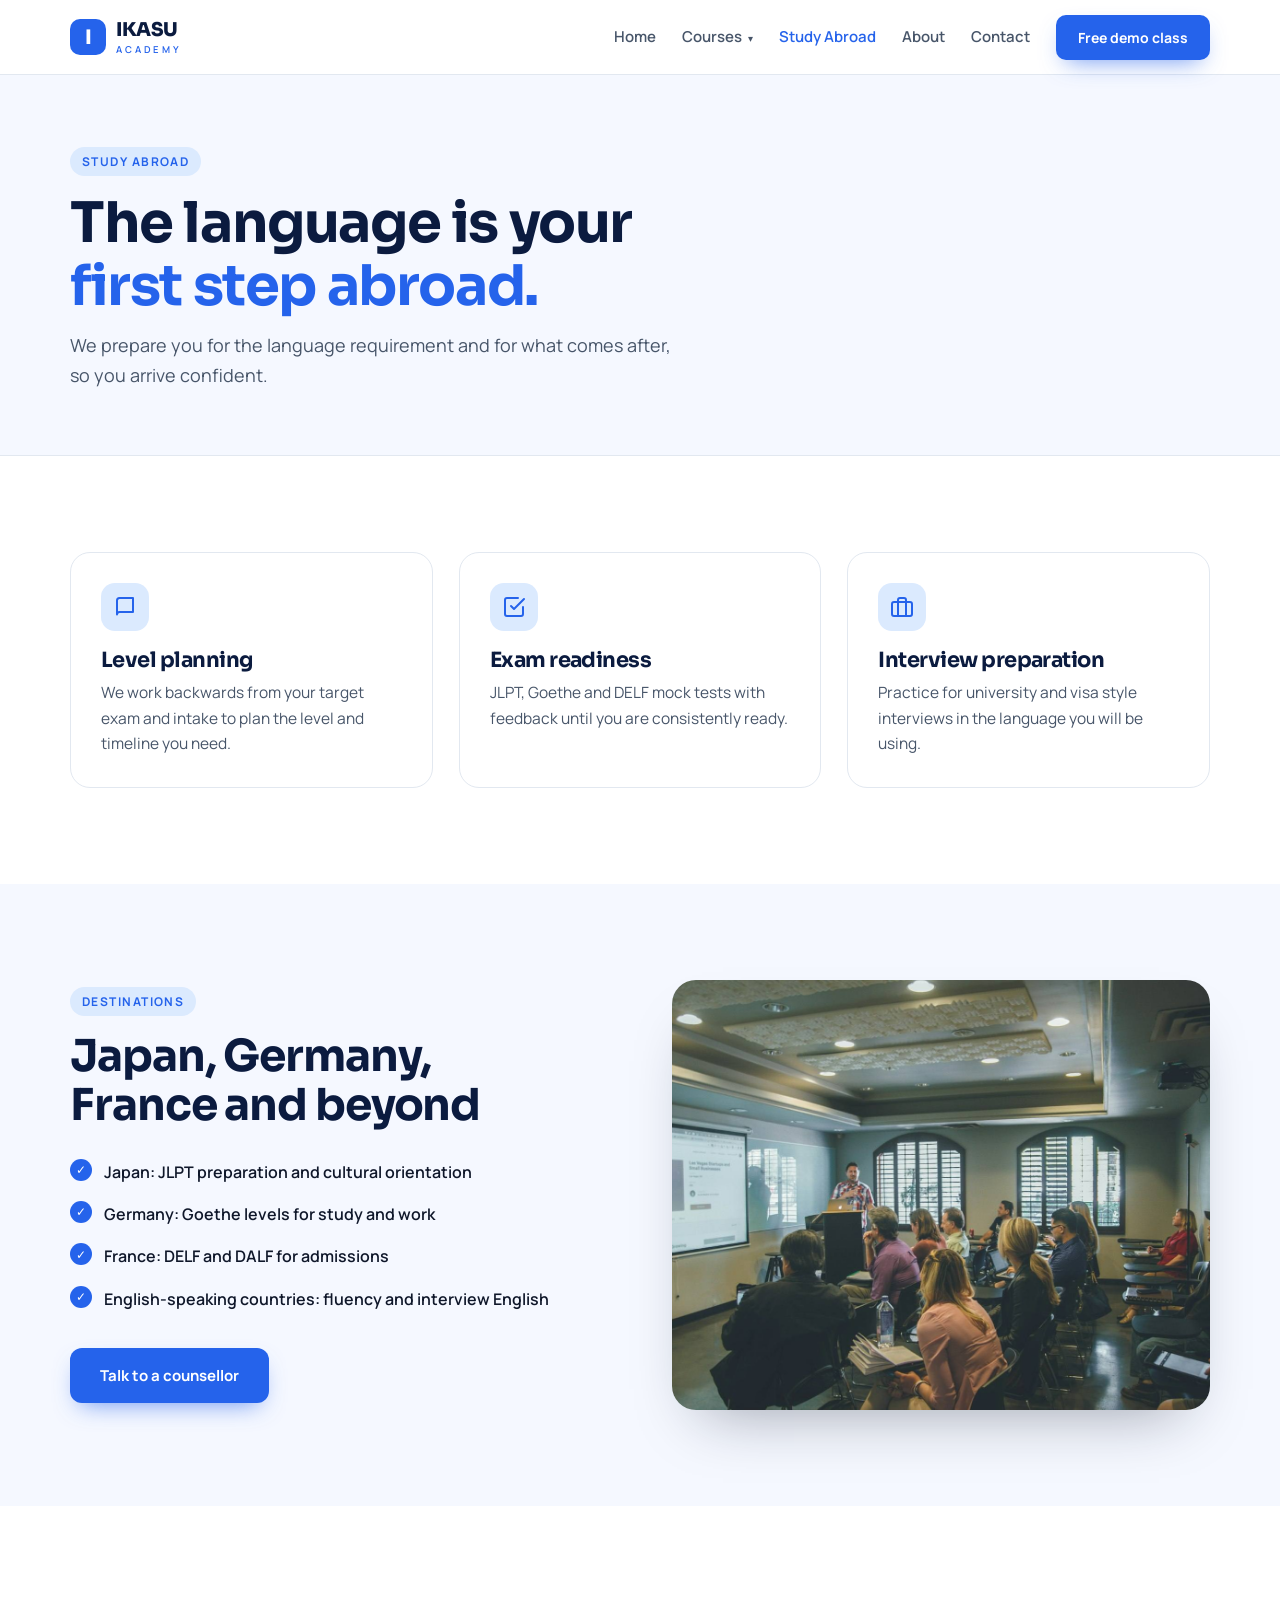
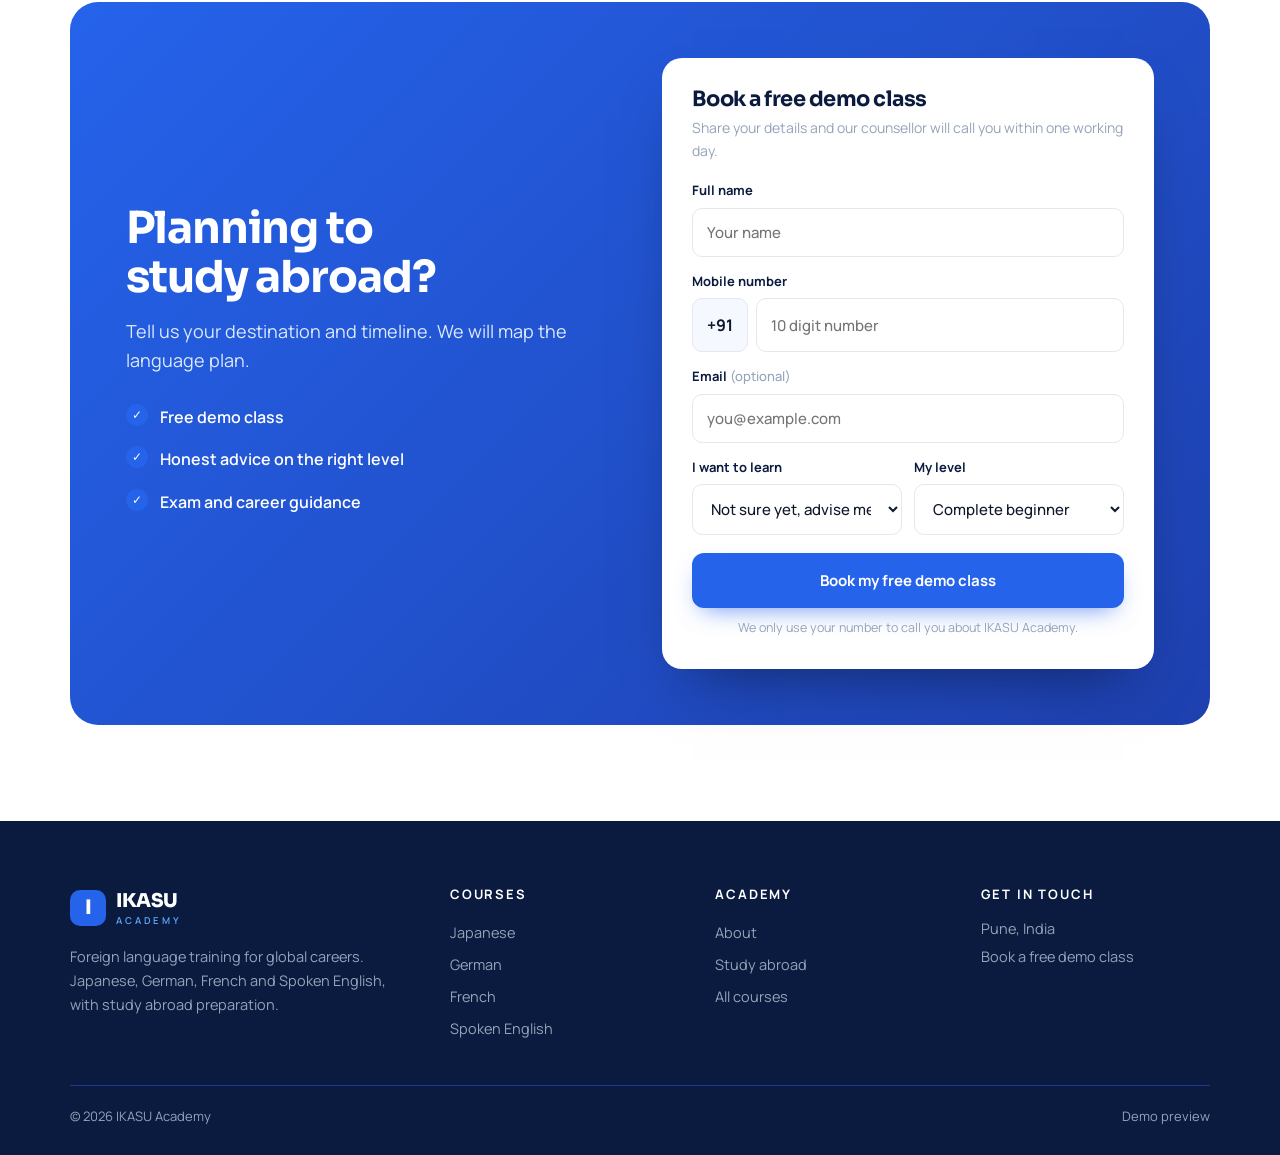
<file: study-abroad.html>
<!doctype html><html lang="en"><head><meta charset="utf-8"><meta name="viewport" content="width=device-width,initial-scale=1"><meta name="robots" content="noindex"><title>Study Abroad Preparation | IKASU Academy</title><meta name="description" content="Language certification and study abroad preparation for Japan, Germany, France and English-speaking countries."><link rel="icon" type="image/png" sizes="64x64" href="assets/fav-64.png"><link rel="icon" href="favicon.ico"><link rel="apple-touch-icon" href="assets/fav-180.png"><meta name="theme-color" content="#2563EB"><link rel="preconnect" href="https://fonts.googleapis.com"><link rel="preconnect" href="https://fonts.gstatic.com" crossorigin><link href="https://fonts.googleapis.com/css2?family=Manrope:wght@400;500;600;700;800&family=Noto+Sans+JP:wght@500;700;800&family=Sora:wght@600;700;800&display=swap" rel="stylesheet"><link rel="stylesheet" href="style.css?v=1"></head><body><header class="site"><div class="wrap nav"><a href="index.html" class="brand" aria-label="IKASU Academy home"><i>I</i><span>IKASU<small>ACADEMY</small></span></a>
<button class="burger" id="burger" aria-label="Open menu" aria-expanded="false"><span></span><span></span><span></span></button>
<nav class="menu" id="menu"><a href="index.html" class="">Home</a><div class="dd"><a href="courses.html" class="">Courses <em>▾</em></a><div class="ddm"><a href="japanese.html"><b>日</b>Japanese</a><a href="german.html"><b>D</b>German</a><a href="french.html"><b>F</b>French</a><a href="spoken-english.html"><b>E</b>Spoken English</a><a href="study-abroad.html"><b>✈</b>Study abroad</a></div></div><a href="study-abroad.html" class="on">Study Abroad</a><a href="about.html" class="">About</a><a href="contact.html" class="">Contact</a><a href="contact.html" class="btn btn-blue btn-s">Free demo class</a></nav></div></header><main><section class="phead"><div class="wrap"><span class="tag">Study abroad</span><h1>The language is your <span class="hl">first step abroad.</span></h1><p class="lead">We prepare you for the language requirement and for what comes after, so you arrive confident.</p></div></section>
<section class="sec"><div class="wrap"><div class="why"><div class="wcard"><div class="ico"><svg viewBox="0 0 24 24"><path d="M4 19.5A2.5 2.5 0 0 1 6.5 17H20V3H6.5A2.5 2.5 0 0 0 4 5.5z"/></svg></div><h3>Level planning</h3><p>We work backwards from your target exam and intake to plan the level and timeline you need.</p></div><div class="wcard"><div class="ico"><svg viewBox="0 0 24 24"><path d="M9 11l3 3L22 4"/><path d="M21 12v7a2 2 0 0 1-2 2H5a2 2 0 0 1-2-2V5a2 2 0 0 1 2-2h11"/></svg></div><h3>Exam readiness</h3><p>JLPT, Goethe and DELF mock tests with feedback until you are consistently ready.</p></div><div class="wcard"><div class="ico"><svg viewBox="0 0 24 24"><rect x="2" y="7" width="20" height="14" rx="2"/><path d="M16 21V5a2 2 0 0 0-2-2h-4a2 2 0 0 0-2 2v16"/></svg></div><h3>Interview preparation</h3><p>Practice for university and visa style interviews in the language you will be using.</p></div></div></div></section>
<section class="sec soft"><div class="wrap split"><div><span class="tag">Destinations</span><h2>Japan, Germany, France and beyond</h2><ul class="ticks"><li>Japan: JLPT preparation and cultural orientation</li><li>Germany: Goethe levels for study and work</li><li>France: DELF and DALF for admissions</li><li>English-speaking countries: fluency and interview English</li></ul><a class="btn btn-blue" href="contact.html?course=study">Talk to a counsellor</a></div><div class="pic"><img src="assets/class.jpg" alt="Classroom session" loading="lazy"></div></div></section><section class="sec"><div class="wrap"><div class="band"><div><h2>Planning to study abroad?</h2><p class="lead">Tell us your destination and timeline. We will map the language plan.</p><ul class="ticks" style="margin-bottom:0"><li style="color:#fff">Free demo class</li><li style="color:#fff">Honest advice on the right level</li><li style="color:#fff">Exam and career guidance</li></ul></div><form class="form" data-form novalidate><h3>Book a free demo class</h3><p class="fsub">Share your details and our counsellor will call you within one working day.</p>
<div class="f"><label>Full name</label><input name="name" autocomplete="name" placeholder="Your name"><span class="err">Please enter your name.</span></div>
<div class="f"><label>Mobile number</label><div class="phone"><span>+91</span><input name="phone" type="tel" inputmode="numeric" maxlength="10" autocomplete="tel-national" placeholder="10 digit number" aria-label="Mobile number"></div><span class="err">Enter a valid 10 digit Indian mobile number.</span></div>
<div class="f"><label>Email <i>(optional)</i></label><input name="email" type="email" autocomplete="email" placeholder="you@example.com" aria-label="Email"><span class="err">That email does not look right.</span></div>
<div class="row2"><div class="f"><label>I want to learn</label><select name="course" aria-label="Course"><option value="">Not sure yet, advise me</option><option>Japanese</option><option>German</option><option>French</option><option>Spoken English</option><option>Study abroad preparation</option></select></div>
<div class="f"><label>My level</label><select name="level" aria-label="Level"><option>Complete beginner</option><option>Some basics</option><option>Preparing for an exam</option><option>Not sure</option></select></div></div>
<button class="btn btn-blue" type="submit">Book my free demo class</button><p class="fine">We only use your number to call you about IKASU Academy.</p>
<div class="ok" hidden><div class="tick">✓</div><h3>Thank you, <span class="nm"></span>.</h3><p>We will call you within one working day to schedule your free demo class.</p><a class="btn btn-blue wal" target="_blank" rel="noopener" href="#">Message us on WhatsApp</a></div></form></div></div></section></main><footer class="site"><div class="wrap"><div class="fgrid"><div><a href="index.html" class="brand"><i>I</i><span>IKASU<small>ACADEMY</small></span></a><p>Foreign language training for global careers. Japanese, German, French and Spoken English, with study abroad preparation.</p></div>
<div><h5>Courses</h5><a href="japanese.html">Japanese</a><a href="german.html">German</a><a href="french.html">French</a><a href="spoken-english.html">Spoken English</a></div>
<div><h5>Academy</h5><a href="about.html">About</a><a href="study-abroad.html">Study abroad</a><a href="courses.html">All courses</a></div>
<div><h5>Get in touch</h5><p>Pune, India</p><a href="contact.html">Book a free demo class</a></div></div>
<div class="copy"><span>© 2026 IKASU Academy</span><span>Demo preview</span></div></div></footer><script src="script.js"></script></body></html>
</file>
<file: style.css>
/* IKASU Academy. Clean blue-and-white language school. Sora headings, Manrope body. */
:root{
  --blue:#2563EB;--blue-d:#1D4ED8;--blue-l:#DBEAFE;--soft:#F5F8FF;--navy:#0B1B3F;
  --ink:#0F172A;--ink2:#475569;--mute:#94A3B8;--line:#E2E8F0;--white:#fff;
  --jp:#E11D48;--de:#D97706;--fr:#4F46E5;--en:#059669;
  --head:'Sora','Manrope',system-ui,sans-serif;--body:'Manrope',system-ui,-apple-system,sans-serif;
}
*{box-sizing:border-box;margin:0;padding:0}
html{scroll-behavior:smooth;color-scheme:light}
body{font-family:var(--body);font-size:16px;line-height:1.65;color:var(--ink);background:var(--white);-webkit-font-smoothing:antialiased;overflow-x:hidden}
img{max-width:100%;display:block}
a{color:inherit;text-decoration:none}
.wrap{max-width:1180px;margin:0 auto;padding-left:max(20px,env(safe-area-inset-left,0px));padding-right:max(20px,env(safe-area-inset-right,0px))}
h1,h2,h3,h4{font-family:var(--head);font-weight:700;letter-spacing:-.025em;line-height:1.12;color:var(--navy);text-wrap:balance}
h1{font-size:clamp(38px,5.6vw,68px)}
h2{font-size:clamp(28px,3.8vw,44px);margin-bottom:14px}
h3{font-size:21px}
.hl{color:var(--blue)}
.sec{padding:96px 0}.soft{background:var(--soft)}.navy{background:var(--navy);color:#CBD5E1}.navy h2,.navy h3{color:#fff}
.lead{font-size:18px;color:var(--ink2);max-width:620px}
.center{text-align:center}.center .lead{margin-left:auto;margin-right:auto}
.tag{display:inline-block;font:700 12px var(--body);letter-spacing:.12em;text-transform:uppercase;color:var(--blue);background:var(--blue-l);padding:6px 12px;border-radius:99px;margin-bottom:16px}
.shead{margin-bottom:48px}

.btn{display:inline-flex;align-items:center;justify-content:center;gap:8px;font:700 15px var(--body);padding:15px 28px;border-radius:12px;border:2px solid transparent;cursor:pointer;transition:.2s}
.btn-blue{background:var(--blue);color:#fff;box-shadow:0 10px 24px -10px rgba(37,99,235,.7)}.btn-blue:hover{background:var(--blue-d);transform:translateY(-2px)}
.btn-line{border-color:var(--line);color:var(--navy);background:#fff}.btn-line:hover{border-color:var(--blue);color:var(--blue)}
.btn-w{background:#fff;color:var(--blue)}.btn-w:hover{transform:translateY(-2px)}
.cta-row{display:flex;gap:12px;flex-wrap:wrap}
.btn-s{padding:11px 20px;font-size:14px;border-radius:10px}

/* header */
header.site{position:sticky;top:0;z-index:70;background:rgba(255,255,255,.94);backdrop-filter:blur(12px);border-bottom:1px solid var(--line)}
.nav{display:flex;align-items:center;justify-content:space-between;height:74px;gap:18px}
.brand{display:flex;align-items:center;gap:10px;font:800 19px var(--head);letter-spacing:-.02em;color:var(--navy)}
.brand i{width:36px;height:36px;border-radius:10px;background:var(--blue);display:grid;place-items:center;color:#fff;font:800 20px var(--head);font-style:normal}
.brand small{display:block;font:600 9.5px var(--body);letter-spacing:.3em;color:var(--blue);margin-top:1px}
.menu{display:flex;align-items:center;gap:26px;font-weight:600;font-size:15px}
.menu>a:not(.btn),.dd>a{color:var(--ink2);padding:6px 0;position:relative}
.menu>a:not(.btn):hover,.dd>a:hover,.menu a.on{color:var(--blue)}
.dd{position:relative}.dd em{font-style:normal;font-size:10px;margin-left:3px}
.ddm{position:absolute;top:100%;left:-14px;min-width:240px;background:#fff;border:1px solid var(--line);border-radius:14px;padding:8px;box-shadow:0 24px 50px -20px rgba(15,23,42,.25);opacity:0;visibility:hidden;transform:translateY(6px);transition:.18s}
.dd:hover .ddm,.dd:focus-within .ddm{opacity:1;visibility:visible;transform:none}
.ddm a{display:flex;align-items:center;gap:10px;padding:10px 12px;border-radius:9px;font-size:14.5px;color:var(--ink)}.ddm a:hover{background:var(--soft);color:var(--blue)}
.ddm b{font:700 13px 'Noto Sans JP',var(--body);width:26px;color:var(--blue)}
.burger{display:none;background:none;border:0;padding:10px;cursor:pointer}.burger span{display:block;width:24px;height:2.5px;background:var(--navy);margin:5px 0;border-radius:2px}

/* hero */
.hero{padding:72px 0 80px;background:#fff;position:relative;overflow:hidden}
.hero::before{content:"";position:absolute;right:-180px;top:-200px;width:620px;height:620px;border-radius:50%;background:radial-gradient(circle,rgba(37,99,235,.12),transparent 70%)}
.hero-grid{display:grid;grid-template-columns:1.05fr .95fr;gap:56px;align-items:center;position:relative}
.hero h1{margin-bottom:20px}
.hero .lead{margin-bottom:30px}
.proof{display:flex;gap:26px;margin-top:34px;flex-wrap:wrap;color:var(--ink2);font-size:14px;font-weight:600}
.proof span::before{content:"";display:inline-block;width:8px;height:8px;border-radius:50%;background:var(--blue);margin-right:8px}
.collage{position:relative;height:520px}
.collage img{position:absolute;object-fit:cover;border-radius:22px;box-shadow:0 30px 60px -28px rgba(15,23,42,.45)}
.c1{left:0;top:0;width:62%;height:62%}.c2{right:0;top:12%;width:44%;height:42%}.c3{left:20%;bottom:0;width:56%;height:44%}
.chip{position:absolute;background:#fff;border-radius:14px;padding:10px 16px;font:700 15px 'Noto Sans JP',var(--head);color:var(--navy);box-shadow:0 18px 36px -14px rgba(15,23,42,.35);display:flex;align-items:center;gap:8px;animation:bob 6s ease-in-out infinite}
.chip i{width:9px;height:9px;border-radius:50%;display:block}
.k1{left:-10px;top:58%;animation-delay:0s}.k2{right:-6px;top:6%;animation-delay:1.2s}.k3{right:2%;bottom:14%;animation-delay:2.4s}.k4{left:44%;top:-14px;animation-delay:3.4s}
@keyframes bob{50%{transform:translateY(-9px)}}

/* exam strip */
.exams{border-block:1px solid var(--line);background:var(--soft);padding:22px 0}
.exams .wrap{display:flex;gap:14px 40px;justify-content:center;flex-wrap:wrap;font-weight:700;color:var(--ink2);font-size:14px;letter-spacing:.04em;text-transform:uppercase}
.exams span{display:flex;align-items:center;gap:8px}.exams span::before{content:"";width:8px;height:8px;background:var(--blue);border-radius:2px;transform:rotate(45deg)}

/* course cards */
.grid{display:grid;gap:22px}.g4{grid-template-columns:repeat(4,1fr)}.g3{grid-template-columns:repeat(3,1fr)}.g2{grid-template-columns:repeat(2,1fr)}
.ccard{background:#fff;border:1px solid var(--line);border-radius:20px;overflow:hidden;display:flex;flex-direction:column;transition:.25s}
.ccard:hover{transform:translateY(-6px);box-shadow:0 28px 50px -26px rgba(15,23,42,.35);border-color:var(--cc,var(--blue))}
.cimg{position:relative;aspect-ratio:4/3;overflow:hidden}.cimg img{width:100%;height:100%;object-fit:cover;transition:.5s}.ccard:hover .cimg img{transform:scale(1.05)}
.cimg::after{content:"";position:absolute;inset:0;background:linear-gradient(180deg,transparent 40%,rgba(11,27,63,.7))}
.cword{position:absolute;left:18px;bottom:14px;z-index:2;color:#fff;font:700 34px 'Noto Sans JP',var(--head);letter-spacing:-.01em}
.cbody{padding:22px;display:flex;flex-direction:column;gap:8px;flex:1}
.cbody h3{display:flex;align-items:center;gap:10px}.cbody h3::before{content:"";width:10px;height:10px;border-radius:50%;background:var(--cc,var(--blue))}
.cbody p{color:var(--ink2);font-size:15px;flex:1}
.lvl{font:700 12px var(--body);letter-spacing:.08em;color:var(--cc,var(--blue));text-transform:uppercase}
.go{font-weight:700;color:var(--cc,var(--blue));font-size:14.5px;margin-top:6px}.go i{font-style:normal;display:inline-block;transition:.2s}.ccard:hover .go i{transform:translateX(5px)}

/* why */
.why{display:grid;grid-template-columns:repeat(3,1fr);gap:26px}
.wcard{padding:30px;border-radius:20px;background:#fff;border:1px solid var(--line)}
.ico{width:48px;height:48px;border-radius:14px;background:var(--blue-l);display:grid;place-items:center;margin-bottom:18px}
.ico svg{width:24px;height:24px;stroke:var(--blue);fill:none;stroke-width:2;stroke-linecap:round;stroke-linejoin:round}
.wcard h3{margin-bottom:8px}.wcard p{color:var(--ink2);font-size:15.5px}

.split{display:grid;grid-template-columns:1fr 1fr;gap:64px;align-items:center}
.pic img{width:100%;aspect-ratio:5/4;object-fit:cover;border-radius:24px;box-shadow:0 30px 60px -30px rgba(15,23,42,.4)}
.ticks{list-style:none;margin:20px 0 28px}.ticks li{position:relative;padding:8px 0 8px 34px;font-weight:600;color:var(--ink)}
.ticks li::before{content:"✓";position:absolute;left:0;top:8px;width:22px;height:22px;border-radius:50%;background:var(--blue);color:#fff;font-size:12px;font-weight:800;display:grid;place-items:center}
.navy .ticks li{color:#E2E8F0}

/* path */
.path{display:grid;grid-template-columns:repeat(5,1fr);gap:16px;counter-reset:s}
.pstep{background:#fff;border:1px solid var(--line);border-radius:18px;padding:24px 20px;counter-increment:s}
.pstep::before{content:counter(s);display:grid;place-items:center;width:36px;height:36px;border-radius:50%;background:var(--blue);color:#fff;font:700 15px var(--head);margin-bottom:14px}
.pstep h4{font-size:17px;margin-bottom:6px}.pstep p{font-size:14px;color:var(--ink2)}

/* faq */
.narrow{max-width:820px;margin:0 auto}
details{background:#fff;border:1px solid var(--line);border-radius:14px;padding:18px 22px;margin-bottom:12px}
details[open]{border-color:var(--blue);box-shadow:0 14px 30px -20px rgba(37,99,235,.5)}
summary{font:600 17px var(--head);cursor:pointer;list-style:none;display:flex;justify-content:space-between;gap:14px;color:var(--navy)}
summary::-webkit-details-marker{display:none}summary::after{content:"+";color:var(--blue);font-size:24px;line-height:1}details[open] summary::after{content:"–"}
details p{margin-top:12px;color:var(--ink2)}

/* cta + form */
.band{background:linear-gradient(135deg,var(--blue),#1E40AF);border-radius:28px;padding:56px;display:grid;grid-template-columns:1fr 1fr;gap:44px;align-items:center;color:#DBEAFE}
.band h2{color:#fff}.band .lead{color:#DBEAFE}
.form{background:#fff;border-radius:20px;padding:30px;color:var(--ink);box-shadow:0 30px 60px -30px rgba(0,0,0,.5)}
.form h3{margin-bottom:4px}.fsub{font-size:14px;color:var(--mute);margin-bottom:18px}
.f{margin-bottom:14px;min-width:0}.f label{display:block;font-size:13px;font-weight:700;margin-bottom:6px;color:var(--navy)}.f label i{font-weight:500;color:var(--mute);font-style:normal}
.f input,.f select{width:100%;font:500 15px var(--body);padding:13px 14px;border:1.5px solid var(--line);border-radius:10px;background:#fff;color:var(--ink)}
.f input:focus,.f select:focus{outline:0;border-color:var(--blue);box-shadow:0 0 0 4px rgba(37,99,235,.15)}
.err{display:none;color:#B91C1C;font-size:12.5px;margin-top:4px;font-weight:600}.f.bad input{border-color:#B91C1C}.f.bad .err{display:block}
.row2{display:grid;grid-template-columns:1fr 1fr;gap:12px}
.phone{display:flex;gap:8px}.phone span{padding:13px 14px;border:1.5px solid var(--line);border-radius:10px;background:var(--soft);font-weight:700}
.form .btn{width:100%;margin-top:4px}.fine{font-size:12.5px;color:var(--mute);margin-top:10px;text-align:center}
.ok{text-align:center;padding:18px 4px}.ok[hidden]{display:none}.ok p{color:var(--ink2);margin:8px 0 6px}
.tick{width:60px;height:60px;border-radius:50%;background:var(--blue);display:grid;place-items:center;color:#fff;font-size:30px;margin:0 auto 12px}
[hidden]{display:none!important}

/* page head */
.phead{padding:72px 0 64px;background:var(--soft);border-bottom:1px solid var(--line);position:relative;overflow:hidden}
.phead .wrap{position:relative}
.phead h1{font-size:clamp(34px,5vw,56px);margin-bottom:14px;max-width:760px}.phead .lead{max-width:620px}
.bigword{position:absolute;right:20px;top:50%;transform:translateY(-50%);font:800 clamp(80px,16vw,220px)/1 'Noto Sans JP',var(--head);color:var(--cc,var(--blue));opacity:.1;pointer-events:none;white-space:nowrap}
.levels{display:grid;grid-template-columns:repeat(auto-fit,minmax(150px,1fr));gap:14px}
.lv{background:#fff;border:1px solid var(--line);border-radius:16px;padding:20px;border-top:4px solid var(--cc,var(--blue))}
.lv b{font:800 26px var(--head);color:var(--navy);display:block}.lv span{font-size:13.5px;color:var(--ink2)}
.mods{display:grid;grid-template-columns:repeat(2,1fr);gap:20px}
.mod{background:#fff;border:1px solid var(--line);border-radius:18px;padding:26px}
.mod h3{margin-bottom:10px}.mod ul{list-style:none}.mod li{padding:5px 0 5px 20px;position:relative;color:var(--ink2);font-size:15.5px}.mod li::before{content:"";position:absolute;left:0;top:14px;width:7px;height:7px;border-radius:50%;background:var(--cc,var(--blue))}

.info{display:grid;gap:14px}.info div{background:#fff;border:1px solid var(--line);border-radius:16px;padding:20px}.info h4{font-size:16px;margin-bottom:4px}.info p{color:var(--ink2);font-size:15px}

/* footer */
footer.site{background:var(--navy);color:#94A3B8;padding:64px 0 28px}
.fgrid{display:grid;grid-template-columns:1.5fr 1fr 1fr 1fr;gap:36px}
footer .brand{color:#fff;margin-bottom:14px}footer .brand small{color:#60A5FA}
footer h5{font:700 13px var(--body);letter-spacing:.14em;text-transform:uppercase;color:#fff;margin-bottom:14px}
footer a{display:block;padding:4px 0;font-size:14.5px}footer a:hover{color:#fff}footer p{font-size:14.5px;max-width:320px}
.copy{border-top:1px solid #1E3A8A;margin-top:40px;padding-top:20px;font-size:13px;display:flex;justify-content:space-between;flex-wrap:wrap;gap:8px}

:focus-visible{outline:3px solid var(--blue);outline-offset:3px}
@media(prefers-reduced-motion:reduce){.chip{animation:none}*{transition:none!important}html{scroll-behavior:auto}}
@media(max-width:1020px){
  .hero-grid,.split,.band{grid-template-columns:1fr;gap:44px}
  .g4{grid-template-columns:repeat(2,1fr)}.g3,.why{grid-template-columns:repeat(2,1fr)}.path{grid-template-columns:repeat(2,1fr)}.fgrid{grid-template-columns:1fr 1fr}.mods{grid-template-columns:1fr}
  .collage{height:440px;max-width:560px;margin:0 auto;width:100%}.band{padding:34px 22px}.sec{padding:72px 0}
}
@media(max-width:820px){
  .burger{display:block}
  .menu{position:absolute;top:74px;left:0;right:0;background:#fff;border-bottom:1px solid var(--line);flex-direction:column;align-items:stretch;gap:0;padding:8px 20px 22px;display:none;max-height:calc(100vh - 74px);overflow-y:auto}
  .menu.open{display:flex}.menu>a:not(.btn),.dd>a{padding:14px 0;border-bottom:1px solid var(--line);display:block}
  .ddm{position:static;opacity:1;visibility:visible;transform:none;box-shadow:none;border:0;padding:0 0 0 12px;display:none}.dd.open .ddm{display:block}.dd em{float:right}
  .menu .btn{margin-top:16px}
}
@media(max-width:620px){
  .sec{padding:56px 0}.hero{padding:44px 0 56px}
  .g4,.g3,.g2,.why,.path,.fgrid,.row2{grid-template-columns:1fr}
  .collage{height:360px}.chip{font-size:13px;padding:8px 12px}.form{padding:24px 18px}.bigword{display:none}.proof{gap:12px 22px}
}
</file>
